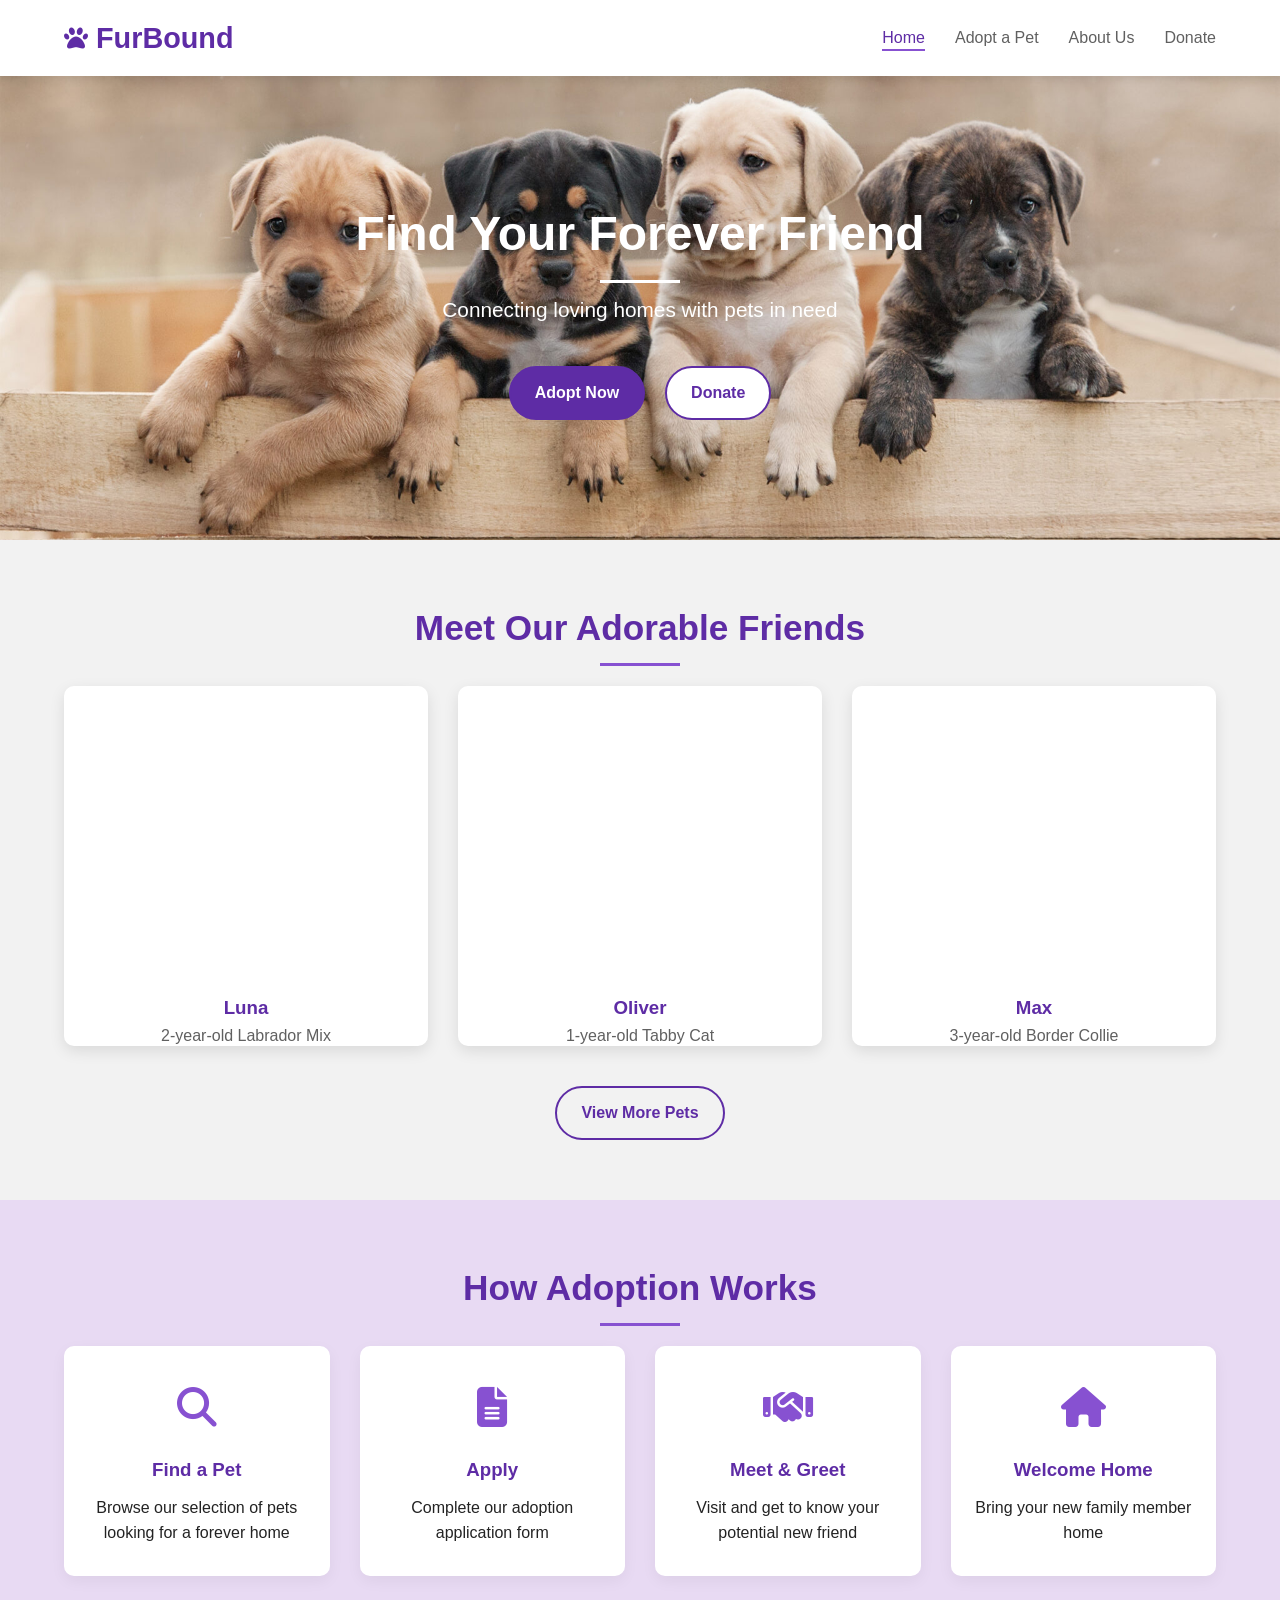
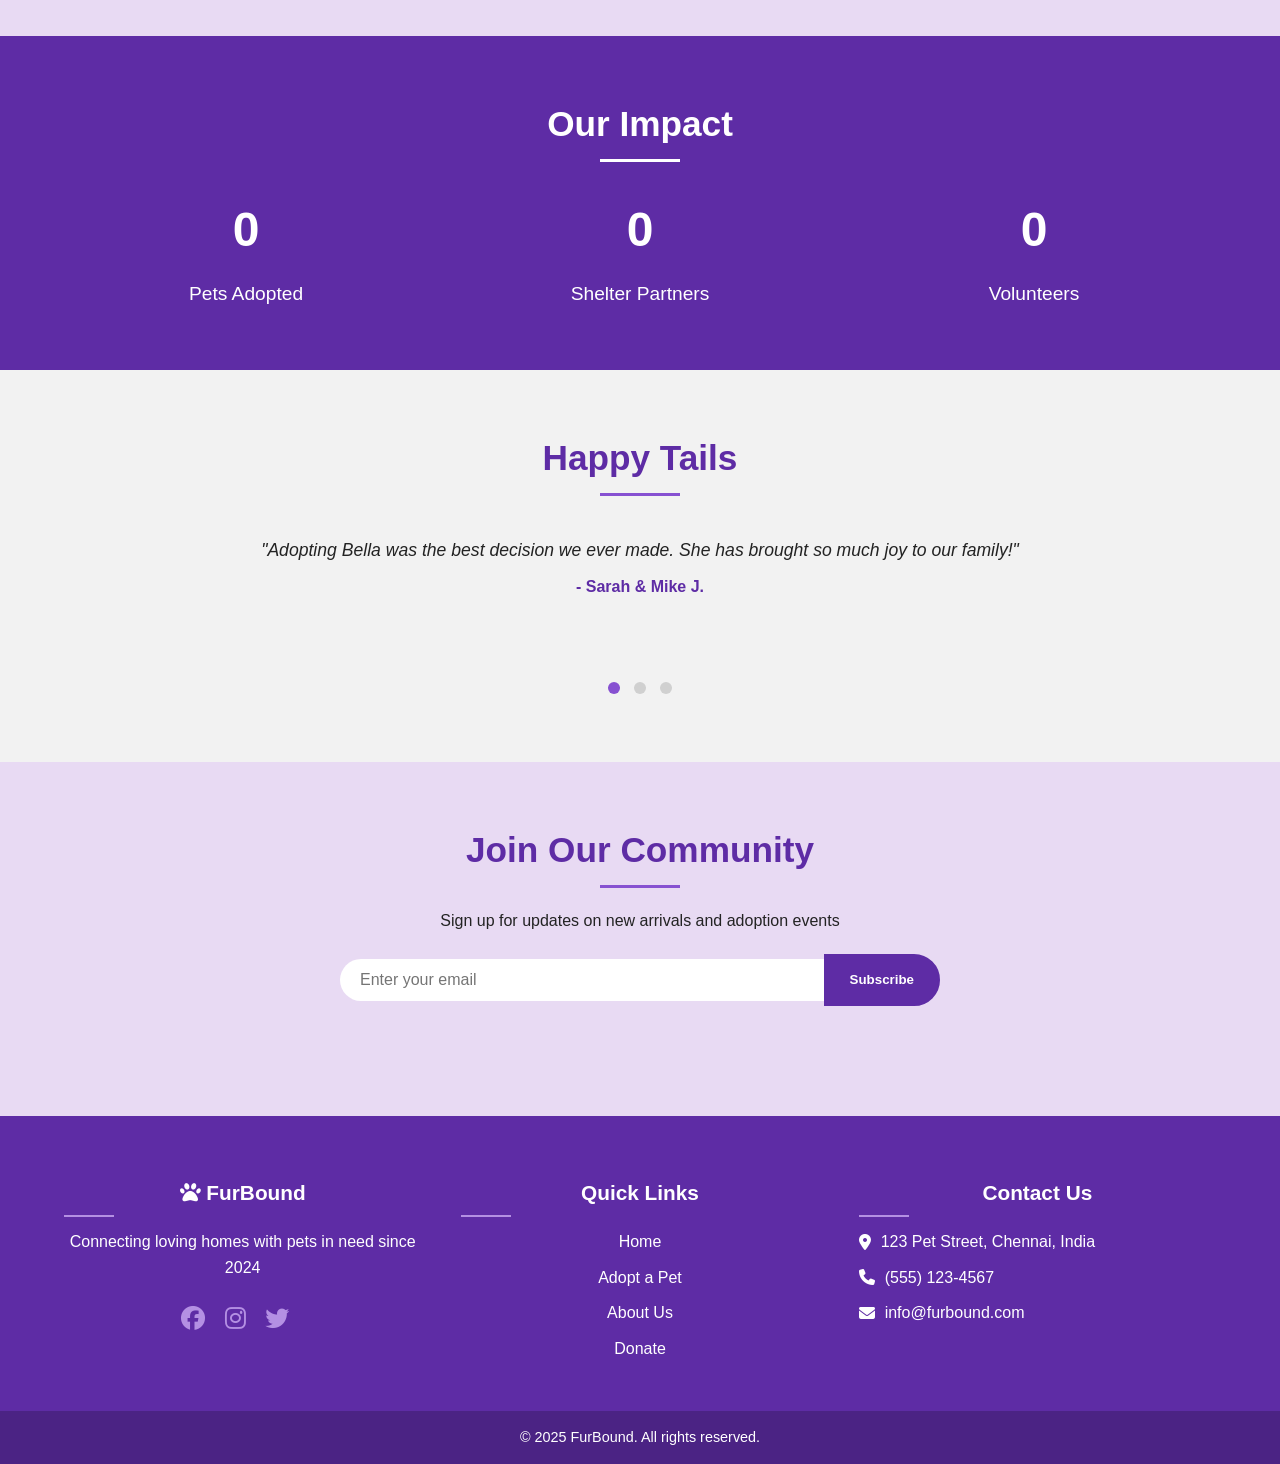
<file: index.html>
<!DOCTYPE html>
<html lang="en">
<head>
    <meta charset="UTF-8">
    <meta name="viewport" content="width=device-width, initial-scale=1.0">
    <title>FurBound - Find Your Perfect Pet</title>
    <link rel="stylesheet" href="styles.css">
    <link rel="stylesheet" href="https://cdnjs.cloudflare.com/ajax/libs/font-awesome/6.1.1/css/all.min.css">
</head>
<body>
    <header>
        <nav>
            <div class="logo">
                <h1><i class="fas fa-paw"></i> FurBound</h1>
            </div>
            <div class="nav-toggle" id="navToggle">
                <i class="fas fa-bars"></i>
            </div>
            <ul class="nav-links" id="navLinks">
                <li><a href="index.html" class="active">Home</a></li>
                <li><a href="adopt.html">Adopt a Pet</a></li>
                <li><a href="aboutus.html">About Us</a></li>
                <li><a href="donate.html">Donate</a></li>
            </ul>
        </nav>
    </header>

    <section class="hero">
        <div class="hero-content">
            <h2>Find Your Forever Friend</h2>
            <p>Connecting loving homes with pets in need</p>
            <div class="hero-buttons">
                <a href="adopt.html" class="btn btn-primary">Adopt Now</a>
                <a href="donate.html" class="btn btn-secondary">Donate</a>
            </div>
        </div>
    </section>

    <section class="featured-pets">
        <h2>Meet Our Adorable Friends</h2>
        <div class="pet-cards">
            <div class="pet-card">
                <div class="pet-image" style="background-image: url(https://i.pinimg.com/736x/91/c5/fa/91c5fa358f2d8c72fe03b70f6f664889.jpg)"></div>
                <div class="pet-info">
                    <h3>Luna</h3>
                    <p>2-year-old Labrador Mix</p>
                    <p>Playful and loves kids</p>
                    <a href="#" class="btn btn-small">Meet Luna</a>
                </div>
            </div>
            <div class="pet-card">
                <div class="pet-image" style="background-image: url(https://i.pinimg.com/736x/76/22/44/762244ada8b8527c4790184ebd52ba87.jpg)"></div>
                <div class="pet-info">
                    <h3>Oliver</h3>
                    <p>1-year-old Tabby Cat</p>
                    <p>Affectionate and curious</p>
                    <a href="#" class="btn btn-small">Meet Oliver</a>
                </div>
            </div>
            <div class="pet-card">
                <div class="pet-image" style="background-image: url(https://i.pinimg.com/736x/c7/f7/2f/c7f72fd13eb251b690bb3643a732abd6.jpg)"></div>
                <div class="pet-info">
                    <h3>Max</h3>
                    <p>3-year-old Border Collie</p>
                    <p>Smart and energetic</p>
                    <a href="#" class="btn btn-small">Meet Max</a>
                </div>
            </div>
        </div>
        <div class="view-more">
            <a href="adopt.html" class="btn btn-outline">View More Pets</a>
        </div>
    </section>

    <section class="how-it-works">
        <h2>How Adoption Works</h2>
        <div class="steps">
            <div class="step">
                <div class="step-icon">
                    <i class="fas fa-search"></i>
                </div>
                <h3>Find a Pet</h3>
                <p>Browse our selection of pets looking for a forever home</p>
            </div>
            <div class="step">
                <div class="step-icon">
                    <i class="fas fa-file-alt"></i>
                </div>
                <h3>Apply</h3>
                <p>Complete our adoption application form</p>
            </div>
            <div class="step">
                <div class="step-icon">
                    <i class="fas fa-handshake"></i>
                </div>
                <h3>Meet & Greet</h3>
                <p>Visit and get to know your potential new friend</p>
            </div>
            <div class="step">
                <div class="step-icon">
                    <i class="fas fa-home"></i>
                </div>
                <h3>Welcome Home</h3>
                <p>Bring your new family member home</p>
            </div>
        </div>
    </section>

    <section class="impact">
        <div class="impact-content">
            <h2>Our Impact</h2>
            <div class="stats">
                <div class="stat">
                    <h3 id="adoptionCount">0</h3>
                    <p>Pets Adopted</p>
                </div>
                <div class="stat">
                    <h3 id="shelterCount">0</h3>
                    <p>Shelter Partners</p>
                </div>
                <div class="stat">
                    <h3 id="volunteerCount">0</h3>
                    <p>Volunteers</p>
                </div>
            </div>
        </div>
    </section>

    <section class="testimonials">
        <h2>Happy Tails</h2>
        <div class="testimonial-slider" id="testimonialSlider">
            <div class="testimonial active">
                <p>"Adopting Bella was the best decision we ever made. She has brought so much joy to our family!"</p>
                <h4>- Sarah & Mike J.</h4>
            </div>
            <div class="testimonial">
                <p>"We were hesitant at first, but Charlie has become an essential part of our household. Thank you, FurBound!"</p>
                <h4>- Jessica T.</h4>
            </div>
            <div class="testimonial">
                <p>"The adoption process was smooth and the team was incredibly helpful. We couldn't be happier with our new cat."</p>
                <h4>- David & Emma R.</h4>
            </div>
        </div>
        <div class="slider-dots">
            <span class="dot active" onclick="currentTestimonial(0)"></span>
            <span class="dot" onclick="currentTestimonial(1)"></span>
            <span class="dot" onclick="currentTestimonial(2)"></span>
        </div>
    </section>

    <section class="newsletter">
        <div class="newsletter-content">
            <h2>Join Our Community</h2>
            <p>Sign up for updates on new arrivals and adoption events</p>
            <form id="newsletterForm">
                <input type="email" id="emailInput" placeholder="Enter your email" required>
                <button type="submit" class="btn btn-primary">Subscribe</button>
            </form>
            <p id="formMessage" class="form-message"></p>
        </div>
    </section>

    <footer>
        <div class="footer-content">
            <div class="footer-section about">
                <h3><i class="fas fa-paw"></i> FurBound</h3>
                <p>Connecting loving homes with pets in need since 2024</p>
                <div class="social-links">
                    <a href="#"><i class="fab fa-facebook"></i></a>
                    <a href="#"><i class="fab fa-instagram"></i></a>
                    <a href="#"><i class="fab fa-twitter"></i></a>
                </div>
            </div>
            <div class="footer-section links">
                <h3>Quick Links</h3>
                <ul>
                    <li><a href="index.html">Home</a></li>
                    <li><a href="adopt.html">Adopt a Pet</a></li>
                    <li><a href="aboutus.html">About Us</a></li>
                    <li><a href="donate.html">Donate</a></li>
                </ul>
            </div>
            <div class="footer-section contact">
                <h3>Contact Us</h3>
                <p><i class="fas fa-map-marker-alt"></i> 123 Pet Street, Chennai, India</p>
                <p><i class="fas fa-phone"></i> (555) 123-4567</p>
                <p><i class="fas fa-envelope"></i> info@furbound.com</p>
            </div>
        </div>
        <div class="footer-bottom">
            <p>&copy; 2025 FurBound. All rights reserved.</p>
        </div>
    </footer>

    <script src="script.js"></script>
</body>
</html>
</file>
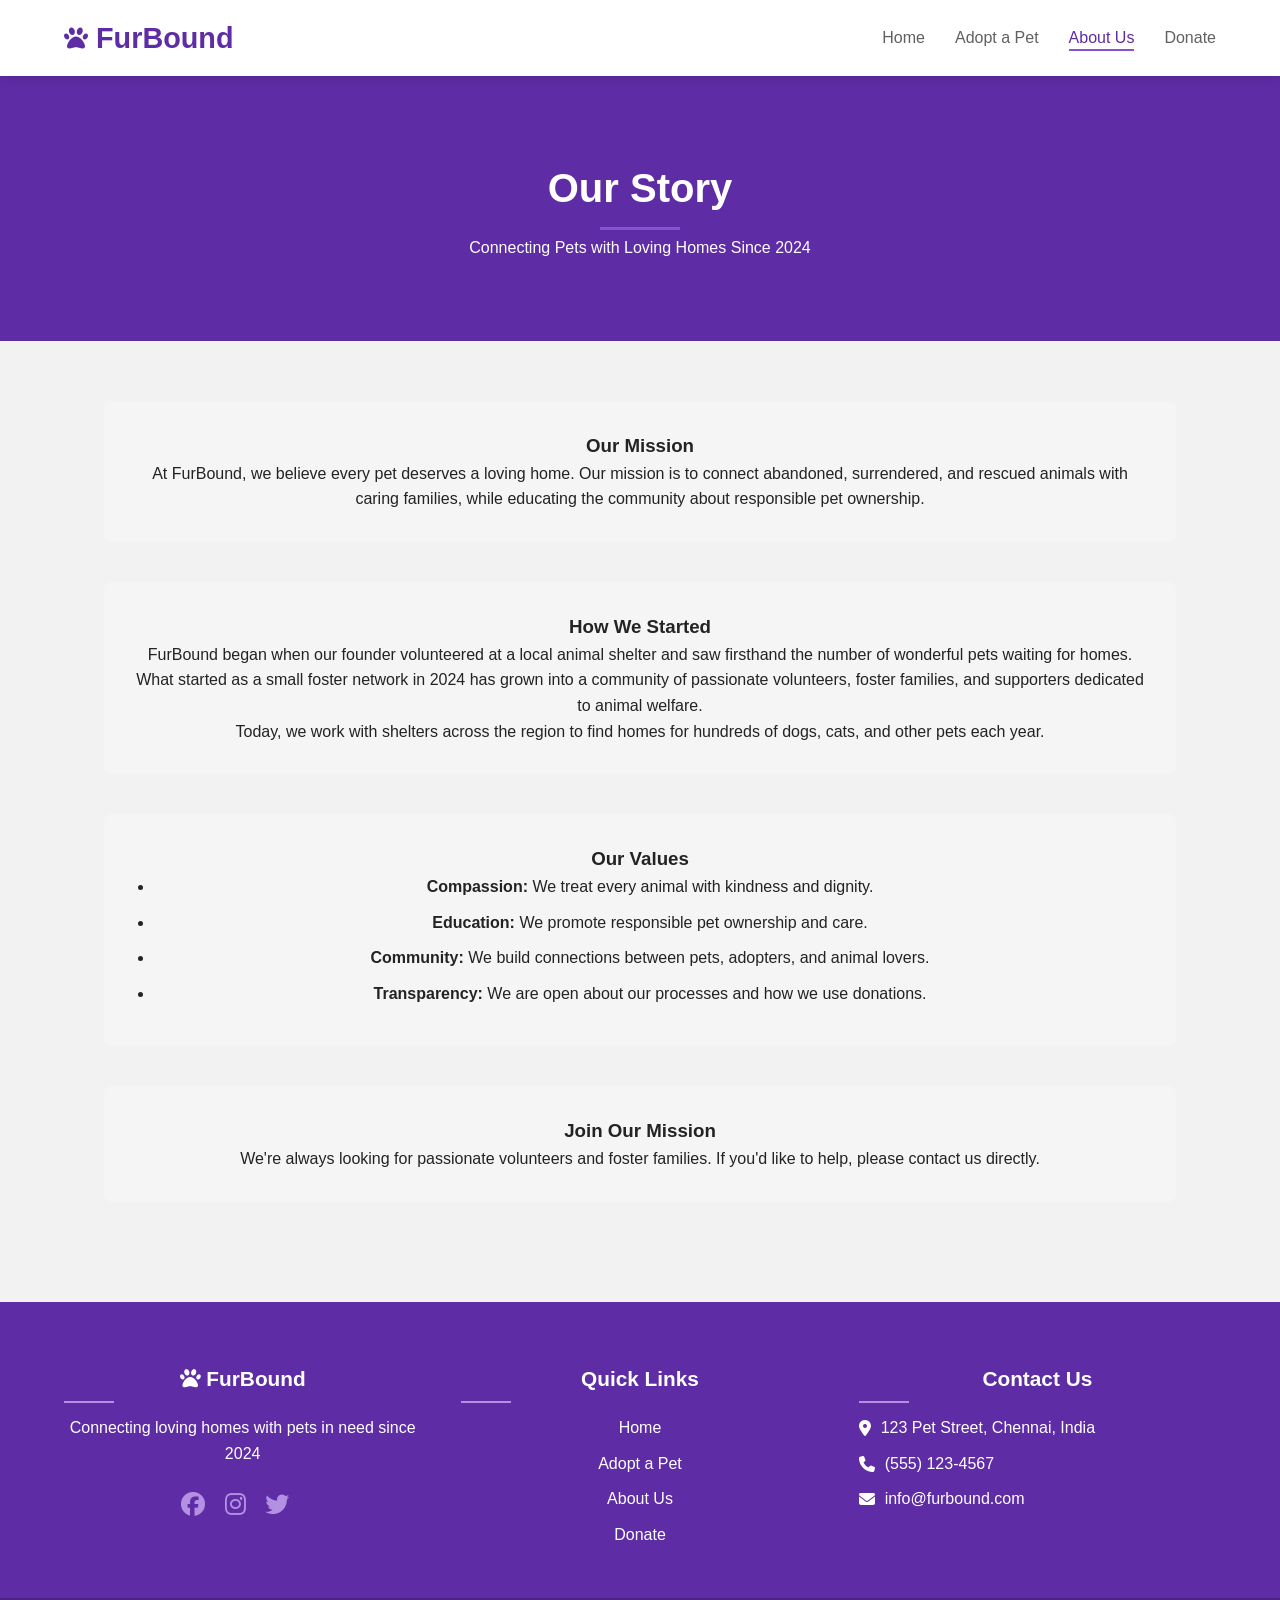
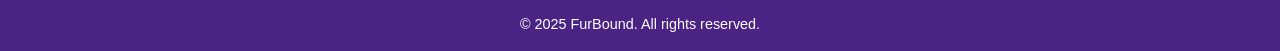
<file: aboutus.html>
<!DOCTYPE html>
<html lang="en">
<head>
    <meta charset="UTF-8">
    <meta name="viewport" content="width=device-width, initial-scale=1.0">
    <title>Adopt a Pet - FurBound</title>
    <link rel="stylesheet" href="styles.css">
    <link rel="stylesheet" href="https://cdnjs.cloudflare.com/ajax/libs/font-awesome/6.1.1/css/all.min.css">
</head>
<body>
    <header>
        <nav>
            <div class="logo">
                <h1><i class="fas fa-paw"></i> FurBound</h1>
            </div>
            <div class="nav-toggle" id="navToggle">
                <i class="fas fa-bars"></i>
            </div>
            <ul class="nav-links" id="navLinks">
                <li><a href="index.html">Home</a></li>
                <li><a href="adopt.html" >Adopt a Pet</a></li>
                <li><a href="aboutus.html" class="active">About Us</a></li>
                <li><a href="donate.html">Donate</a></li>
            </ul>
        </nav>
    </header>

    <main>
        <section class="about-hero">
            <div class="about-hero-content">
                <h2>Our Story</h2>
                <p>Connecting Pets with Loving Homes Since 2024</p>
            </div>
        </section>

        <section class="about-content">
            <div class="mission">
                <h3>Our Mission</h3>
                <p>At FurBound, we believe every pet deserves a loving home. Our mission is to connect abandoned, surrendered, and rescued animals with caring families, while educating the community about responsible pet ownership.</p>
            </div>

            <div class="story">
                <h3>How We Started</h3>
                <p>FurBound began when our founder volunteered at a local animal shelter and saw firsthand the number of wonderful pets waiting for homes. What started as a small foster network in 2024 has grown into a community of passionate volunteers, foster families, and supporters dedicated to animal welfare.</p>
                <p>Today, we work with shelters across the region to find homes for hundreds of dogs, cats, and other pets each year.</p>
            </div>

            <div class="values">
                <h3>Our Values</h3>
                <ul>
                    <li><strong>Compassion:</strong> We treat every animal with kindness and dignity.</li>
                    <li><strong>Education:</strong> We promote responsible pet ownership and care.</li>
                    <li><strong>Community:</strong> We build connections between pets, adopters, and animal lovers.</li>
                    <li><strong>Transparency:</strong> We are open about our processes and how we use donations.</li>
                </ul>
            </div>
            <div class="volunteer">
                <h3>Join Our Mission</h3>
                <p>We're always looking for passionate volunteers and foster families. If you'd like to help, please contact us directly.</p>
            </div>
        </section>
    </main>

    <footer>
        <div class="footer-content">
            <div class="footer-section about">
                <h3><i class="fas fa-paw"></i> FurBound</h3>
                <p>Connecting loving homes with pets in need since 2024</p>
                <div class="social-links">
                    <a href="#"><i class="fab fa-facebook"></i></a>
                    <a href="#"><i class="fab fa-instagram"></i></a>
                    <a href="#"><i class="fab fa-twitter"></i></a>
                </div>
            </div>
            <div class="footer-section links">
                <h3>Quick Links</h3>
                <ul>
                    <li><a href="index.html">Home</a></li>
                    <li><a href="adopt.html">Adopt a Pet</a></li>
                    <li><a href="aboutus.html">About Us</a></li>
                    <li><a href="donate.html">Donate</a></li>
                </ul>
            </div>
            <div class="footer-section contact">
                <h3>Contact Us</h3>
                <p><i class="fas fa-map-marker-alt"></i> 123 Pet Street, Chennai, India</p>
                <p><i class="fas fa-phone"></i> (555) 123-4567</p>
                <p><i class="fas fa-envelope"></i> info@furbound.com</p>
            </div>
        </div>
        <div class="footer-bottom">
            <p>&copy; 2025 FurBound. All rights reserved.</p>
        </div>
    </footer>

    <script src="script.js"></script>
</body>
</html>
</file>
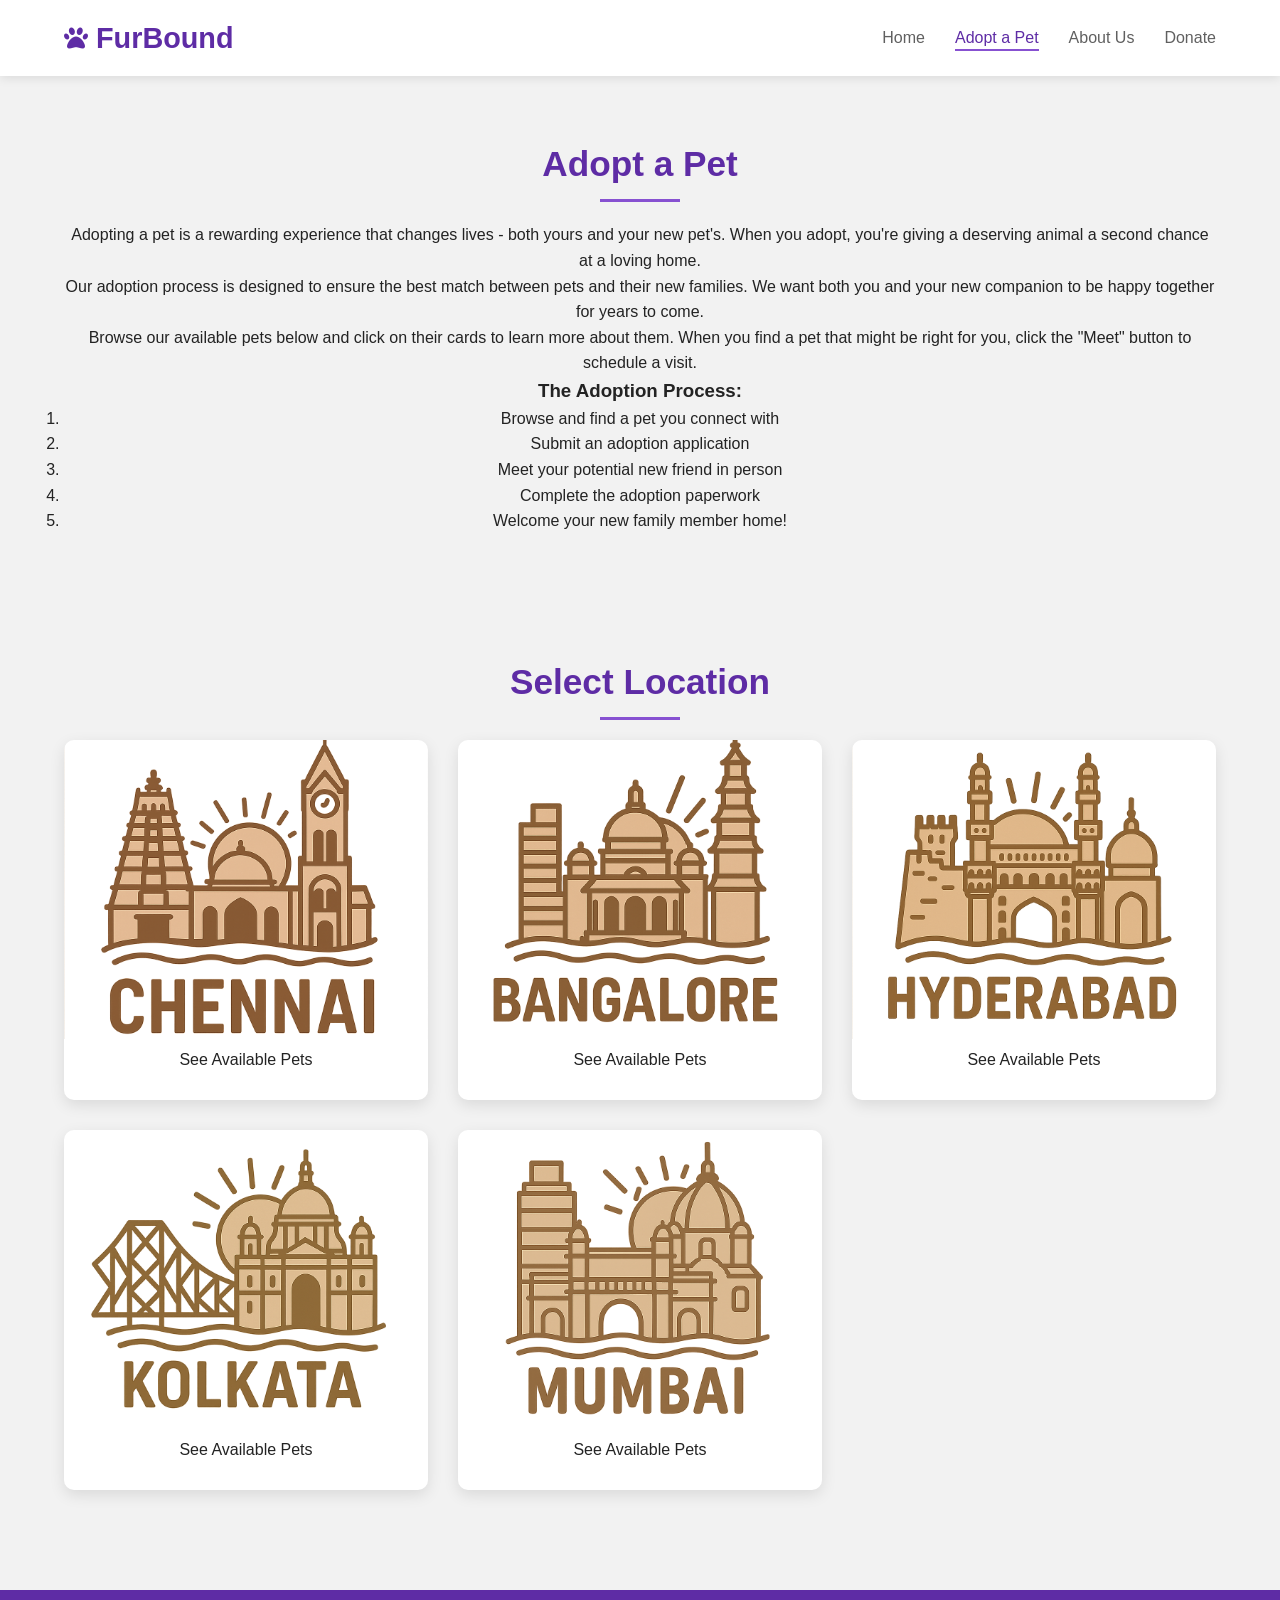
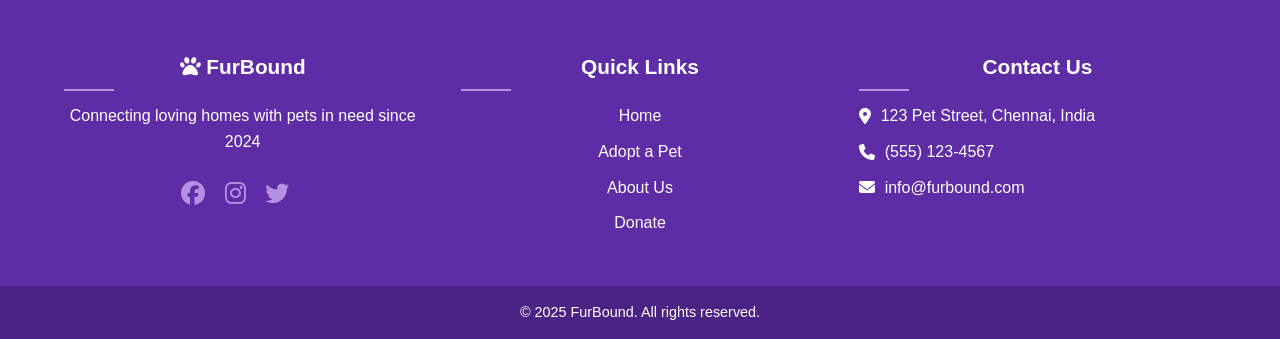
<file: adopt.html>
<!DOCTYPE html>
<html lang="en">
<head>
    <meta charset="UTF-8">
    <meta name="viewport" content="width=device-width, initial-scale=1.0">
    <title>Adopt a Pet - FurBound</title>
    <link rel="stylesheet" href="styles.css">
    <link rel="stylesheet" href="https://cdnjs.cloudflare.com/ajax/libs/font-awesome/6.1.1/css/all.min.css">
</head>
<body>
    <header>
        <nav>
            <div class="logo">
                <h1><i class="fas fa-paw"></i> FurBound</h1>
            </div>
            <div class="nav-toggle" id="navToggle">
                <i class="fas fa-bars"></i>
            </div>
            <ul class="nav-links" id="navLinks">
                <li><a href="index.html">Home</a></li>
                <li><a href="adopt.html" class="active">Adopt a Pet</a></li>
                <li><a href="aboutus.html">About Us</a></li>
                <li><a href="donate.html">Donate</a></li>
            </ul>
        </nav>
    </header>
   
    <section class="adoption-intro">
        <div class="intro-container">
            <div class="intro-text">
                <h2>Adopt a Pet</h2>
                <p>Adopting a pet is a rewarding experience that changes lives - both yours and your new pet's. When you adopt, you're giving a deserving animal a second chance at a loving home.</p>
                <p>Our adoption process is designed to ensure the best match between pets and their new families. We want both you and your new companion to be happy together for years to come.</p>
                <p>Browse our available pets below and click on their cards to learn more about them. When you find a pet that might be right for you, click the "Meet" button to schedule a visit.</p>
                <div class="adoption-steps">
                    <h3>The Adoption Process:</h3>
                    <ol>
                        <li>Browse and find a pet you connect with</li>
                        <li>Submit an adoption application</li>
                        <li>Meet your potential new friend in person</li>
                        <li>Complete the adoption paperwork</li>
                        <li>Welcome your new family member home!</li>
                    </ol>
                </div>
            </div>
        </div>
    </section>

    <section class="featured-pets">
        <h2>Select Location</h2>

        <div class="pet-cards">
            <a href="adopt1.html">
                <div class="pet-card">
                    <div class="pet-image" style="background-image: url(chennaiimg.png)"></div>
                    <div class="pet-info">
                        <span>See Available Pets</span>
                    </div>
                </div>
            </a>
            <a href="adopt2.html">
                <div class="pet-card">
                    <div class="pet-image" style="background-image: url(bangaloreimg.png)"></div>
                    <div class="pet-info">
                        <span>See Available Pets</span>
                    </div>
                </div>
            </a>
            <a href="adopt3.html">
                <div class="pet-card">
                    <div class="pet-image" style="background-image: url(hydimg.png)"></div>
                    <div class="pet-info">
                        <span>See Available Pets</span>
                    </div>
                </div>
            </a>
            <a href="adopt4.html">
                <div class="pet-card">
                    <div class="pet-image" style="background-image: url(kolkataimg.png)"></div>
                    <div class="pet-info">
                        <span>See Available Pets</span>
                    </div>
                </div>
            </a>
            <a href="adopt5.html">
                <div class="pet-card">
                    <div class="pet-image" style="background-image: url(mumbaiimg.png)"></div>
                    <div class="pet-info">
                        <span>See Available Pets</span>
                    </div>
                </div>
            </a>
            
            
        </div>
    </section>
        

    

<footer>
    <div class="footer-content">
        <div class="footer-section about">
            <h3><i class="fas fa-paw"></i> FurBound</h3>
            <p>Connecting loving homes with pets in need since 2024</p>
            <div class="social-links">
                <a href="#"><i class="fab fa-facebook"></i></a>
                <a href="#"><i class="fab fa-instagram"></i></a>
                <a href="#"><i class="fab fa-twitter"></i></a>
            </div>
        </div>
        <div class="footer-section links">
            <h3>Quick Links</h3>
            <ul>
                <li><a href="index.html">Home</a></li>
                <li><a href="adopt.html">Adopt a Pet</a></li>
                <li><a href="aboutus.html">About Us</a></li>
                <li><a href="donate.html">Donate</a></li>
            </ul>
        </div>
        <div class="footer-section contact">
            <h3>Contact Us</h3>
            <p><i class="fas fa-map-marker-alt"></i> 123 Pet Street, Chennai, India</p>
            <p><i class="fas fa-phone"></i> (555) 123-4567</p>
            <p><i class="fas fa-envelope"></i> info@furbound.com</p>
        </div>
    </div>
    <div class="footer-bottom">
        <p>&copy; 2025 FurBound. All rights reserved.</p>
    </div>
</footer>

<script src="script.js"></script>
</body>
</html>
</file>
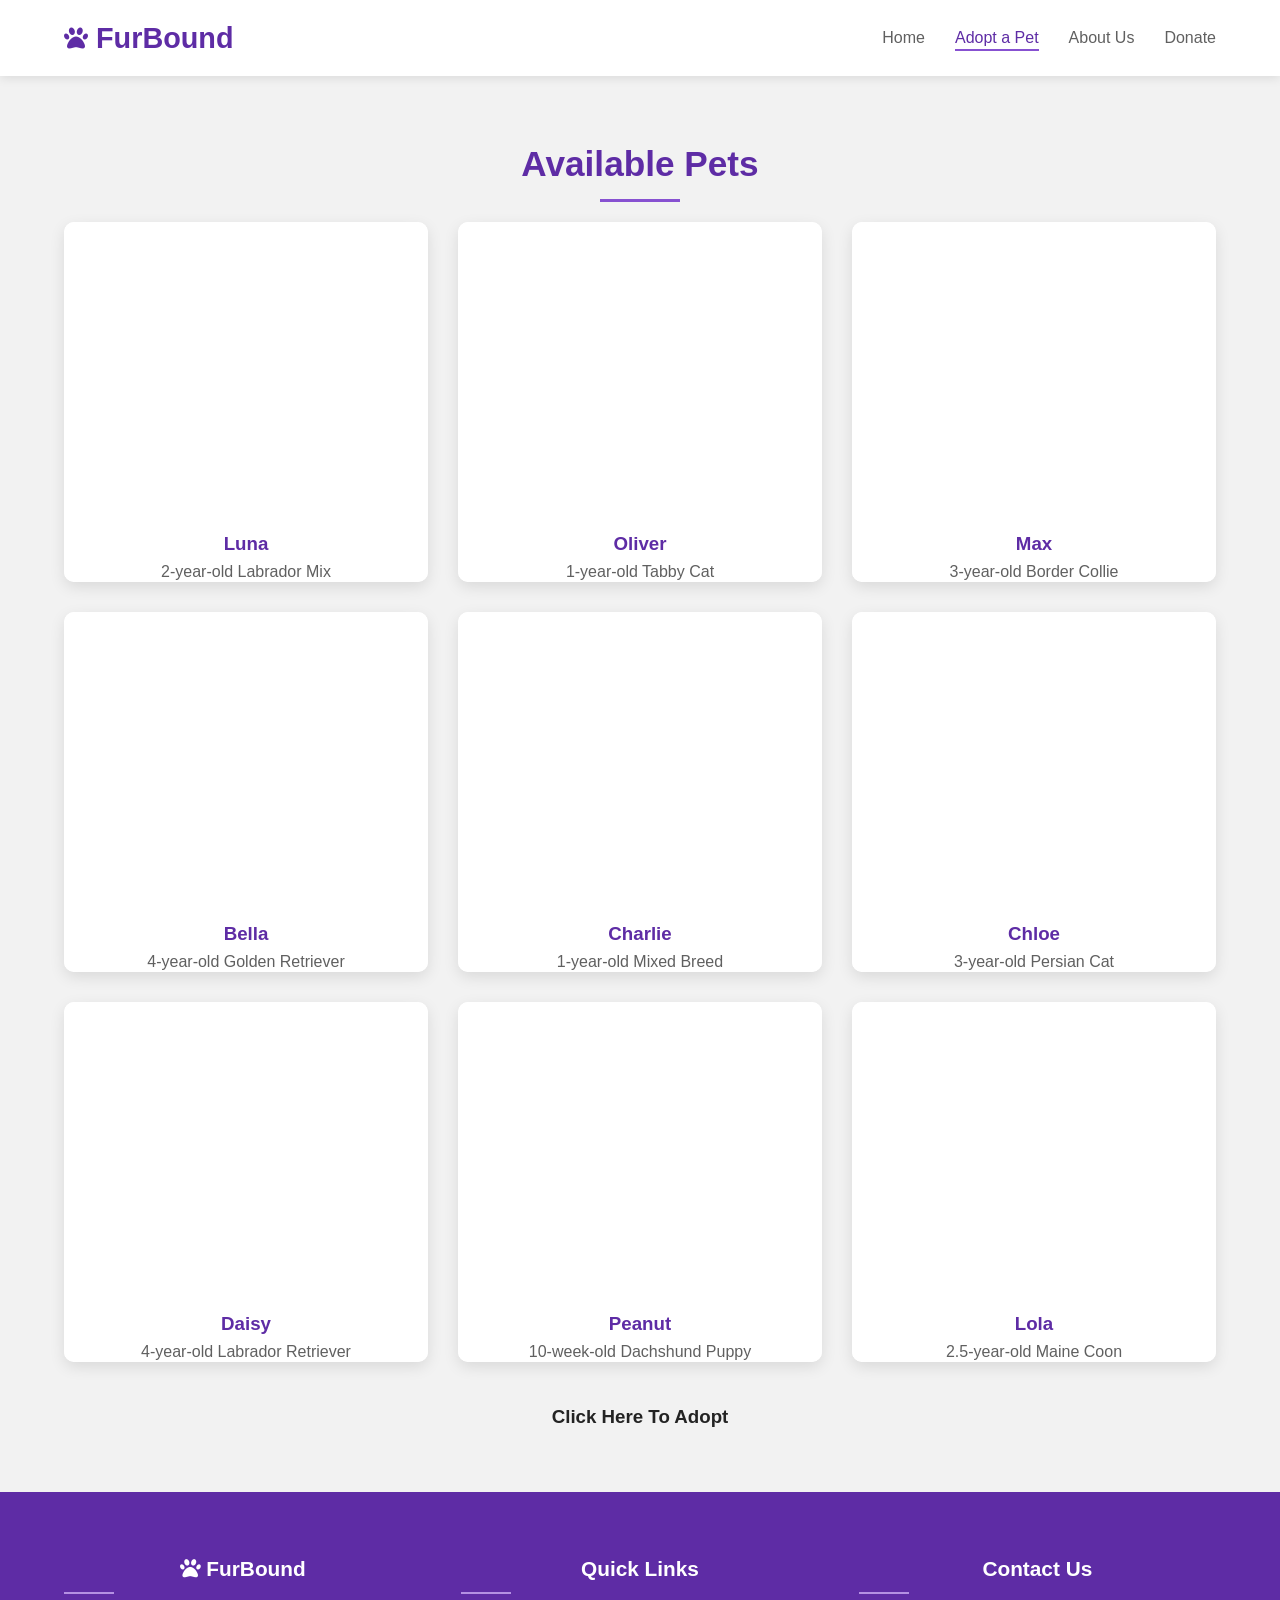
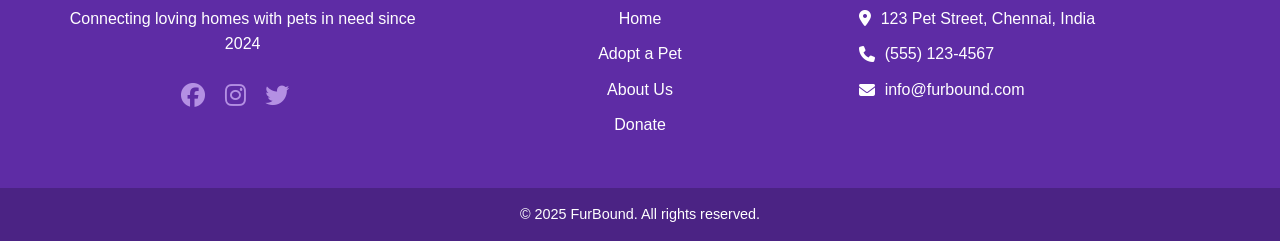
<file: adopt1.html>
<!DOCTYPE html>
<html lang="en">
<head>
    <meta charset="UTF-8">
    <meta name="viewport" content="width=device-width, initial-scale=1.0">
    <title>Adopt a Pet - FurBound</title>
    <link rel="stylesheet" href="styles.css">
    <link rel="stylesheet" href="https://cdnjs.cloudflare.com/ajax/libs/font-awesome/6.1.1/css/all.min.css">
</head>
<body>
    <header>
        <nav>
            <div class="logo">
                <h1><i class="fas fa-paw"></i> FurBound</h1>
            </div>
            <div class="nav-toggle" id="navToggle">
                <i class="fas fa-bars"></i>
            </div>
            <ul class="nav-links" id="navLinks">
                <li><a href="index.html">Home</a></li>
                <li><a href="adopt.html" class="active">Adopt a Pet</a></li>
                <li><a href="aboutus.html">About Us</a></li>
                <li><a href="donate.html">Donate</a></li>        
            </ul>
        </nav>
    </header>

    <section class="featured-pets">
        <h2>Available Pets</h2>
        <div class="pet-cards">
            <div class="pet-card">
                <div class="card-inner">
                <div class="card-front">
                <div class="pet-image" style="background-image: url(https://i.pinimg.com/474x/25/d5/20/25d520a1f6175cc9a6b2286ed44885bf.jpg )"></div>
                <div class="pet-info">
                    <h3>Luna</h3>
                    <p>2-year-old Labrador Mix</p>
                </div></div>
                <div class="card-back">
                    <h2>Luna</h2>
                    <p>2-year-old Labrador Mix</p>
                    <p>Playful and loves kids</p>
                    <p>Luna enjoys long walks and playing fetch in the park. She's great with children and other pets.</p>
                </div>
                </div>
            </div>
            <div class="pet-card">
                <div class="card-inner">
                <div class="card-front">
                <div class="pet-image" style="background-image: url(https://i.pinimg.com/736x/76/22/44/762244ada8b8527c4790184ebd52ba87.jpg)"></div>
                <div class="pet-info">
                    <h3>Oliver</h3>
                    <p>1-year-old Tabby Cat</p>
                </div></div>
                <div class="card-back">
                    <h2>Oliver</h2>
                    <p>1-year-old Tabby Cat</p>
                    <p>Affectionate and curious</p>
                    <p>Oliver is a gentle cat who loves to cuddle. He's litterbox trained and enjoys interactive toys.</p>
                </div></div>
            </div>
            <div class="pet-card">
                <div class="card-inner">
                <div class="card-front">
                <div class="pet-image" style="background-image: url(https://i.pinimg.com/736x/c7/f7/2f/c7f72fd13eb251b690bb3643a732abd6.jpg)"></div>
                <div class="pet-info">
                    <h3>Max</h3>
                    <p>3-year-old Border Collie</p>
                </div></div>
                <div class="card-back">
                    <h3>Max</h3>
                    <p>3-year-old Border Collie</p>
                    <p>Smart and energetic</p>
                    <p>Max is highly intelligent and learns commands quickly. He needs an active family who can give him plenty of exercise.</p>
                </div></div>
            </div>
            <div class="pet-card">
                <div class="card-inner">
                <div class="card-front">
                <div class="pet-image" style="background-image: url(https://i.pinimg.com/736x/16/8d/1c/168d1c3de6e5c5087242a261e0b37891.jpg)"></div>
                <div class="pet-info">
                    <h3>Bella</h3>
                    <p>4-year-old Golden Retriever</p>
                    </div></div>
                <div class="card-back">
                    <h3>Bella</h3>
                    <p>4-year-old Golden Retriever</p>
                    <p>Gentle and well-trained</p>
                    <p>Bella is a sweet, calm dog who loves to please. She's great with children and other animals.</p>
                </div></div>
            </div>
            <div class="pet-card">
                <div class="card-inner">
                <div class="card-front">
                <div class="pet-image" style="background-image: url(https://i.pinimg.com/736x/5d/65/e4/5d65e4f9960eb9f25a2e479f9acb96c7.jpg)"></div>
                <div class="pet-info">
                    <h3>Charlie</h3>
                    <p>1-year-old Mixed Breed</p>
                </div></div>
                <div class="card-back">
                    <h3>Charlie</h3>
                    <p>1-year-old Mixed Breed</p>
                    <p>Playful and energetic</p>
                    <p>Charlie is young and full of energy. He would thrive in an active household with a fenced yard.</p>
                </div>
                </div>
            </div><div class="pet-card">
                <div class="card-inner">
                <div class="card-front">
                <div class="pet-image" style="background-image: url(https://i.pinimg.com/474x/c1/2b/6e/c12b6e1b88a3f3ad3c65911252ea5180.jpg)"></div>
                <div class="pet-info">
                    <h3>Chloe</h3>
                    <p>3-year-old Persian Cat</p>
                </div></div>
                <div class="card-back">
                    <h3>Chloe</h3>
                    <p>3-year-old Persian Cat</p>
                    <p>Calm and affectionate</p>
                    <p>Chloe is a beautiful Persian who enjoys a quiet environment. She loves to be brushed and pampered.</p>
                </div>
                </div>
            </div>
            <div class="pet-card">
                <div class="card-inner">
                <div class="card-front">
                <div class="pet-image" style="background-image: url(https://i.pinimg.com/474x/6b/ca/9e/6bca9ec236c0949939fb04554b6ff632.jpg)"></div>
                <div class="pet-info">
                    <h3>Daisy</h3>
                    <p>4-year-old Labrador Retriever</p>
                </div></div>
                <div class="card-back">
                    <h3>Daisy</h3>
                    <p>4-year-old Labrador Retriever</p>
                    <p>Gentle and obedient</p>
                    <p>Cooper is a calm and loving girl who just wants to be around her people. She knows basic commands and loves swimming!</p>
                </div>
                </div>
            </div>
            <div class="pet-card">
                <div class="card-inner">
                <div class="card-front">
                <div class="pet-image" style="background-image: url(https://i.pinimg.com/474x/84/a2/fc/84a2fc10a1d9816ebf8cc84453206d70.jpg)"></div>
                <div class="pet-info">
                    <h3>Peanut</h3>
                    <p>10-week-old Dachshund Puppy</p>
                </div></div>
                <div class="card-back">
                    <h3>Peanut</h3>
                    <p>10-week-old Dachshund Puppy</p>
                    <p>Tiny and spunky</p>
                    <p>Peanut is a playful little pup with a big personality. Loves to burrow under blankets and play with squeaky toys.</p>
                </div>
                </div>
            </div>
            <div class="pet-card">
                <div class="card-inner">
                <div class="card-front">
                <div class="pet-image" style="background-image: url(https://i.pinimg.com/474x/eb/71/90/eb719037aefc7409995de295171b0de5.jpg)"></div>
                <div class="pet-info">
                    <h3>Lola</h3>
                    <p>2.5-year-old Maine Coon</p>
                </div></div>
                <div class="card-back">
                    <h3>Lola</h3>
                    <p>2.5-year-old Maine Coon</p>
                    <p>Fluffy and chill</p>
                    <p>Lola is a laid-back cat with a royal presence. She enjoys high perches, long naps, and head scratches on demand.</p>
                </div>
                </div>
            </div>
        </div>
        <a href="adoptform.html"><h3>Click Here To Adopt</h3></a> 
    </section>
        

    


    <footer>
        <div class="footer-content">
            <div class="footer-section about">
                <h3><i class="fas fa-paw"></i> FurBound</h3>
                <p>Connecting loving homes with pets in need since 2024</p>
                <div class="social-links">
                    <a href="#"><i class="fab fa-facebook"></i></a>
                    <a href="#"><i class="fab fa-instagram"></i></a>
                    <a href="#"><i class="fab fa-twitter"></i></a>
                </div>
            </div>
            <div class="footer-section links">
                <h3>Quick Links</h3>
                <ul>
                    <li><a href="index.html">Home</a></li>
                    <li><a href="adopt.html">Adopt a Pet</a></li>
                    <li><a href="aboutus.html">About Us</a></li>
                    <li><a href="donate.html">Donate</a></li>
                </ul>
            </div>
            <div class="footer-section contact">
                <h3>Contact Us</h3>
                <p><i class="fas fa-map-marker-alt"></i> 123 Pet Street, Chennai, India</p>
                <p><i class="fas fa-phone"></i> (555) 123-4567</p>
                <p><i class="fas fa-envelope"></i> info@furbound.com</p>
            </div>
        </div>
        <div class="footer-bottom">
            <p>&copy; 2025 FurBound. All rights reserved.</p>
        </div>
    </footer>

    <script src="script.js"></script>
</body>
</html>
</file>
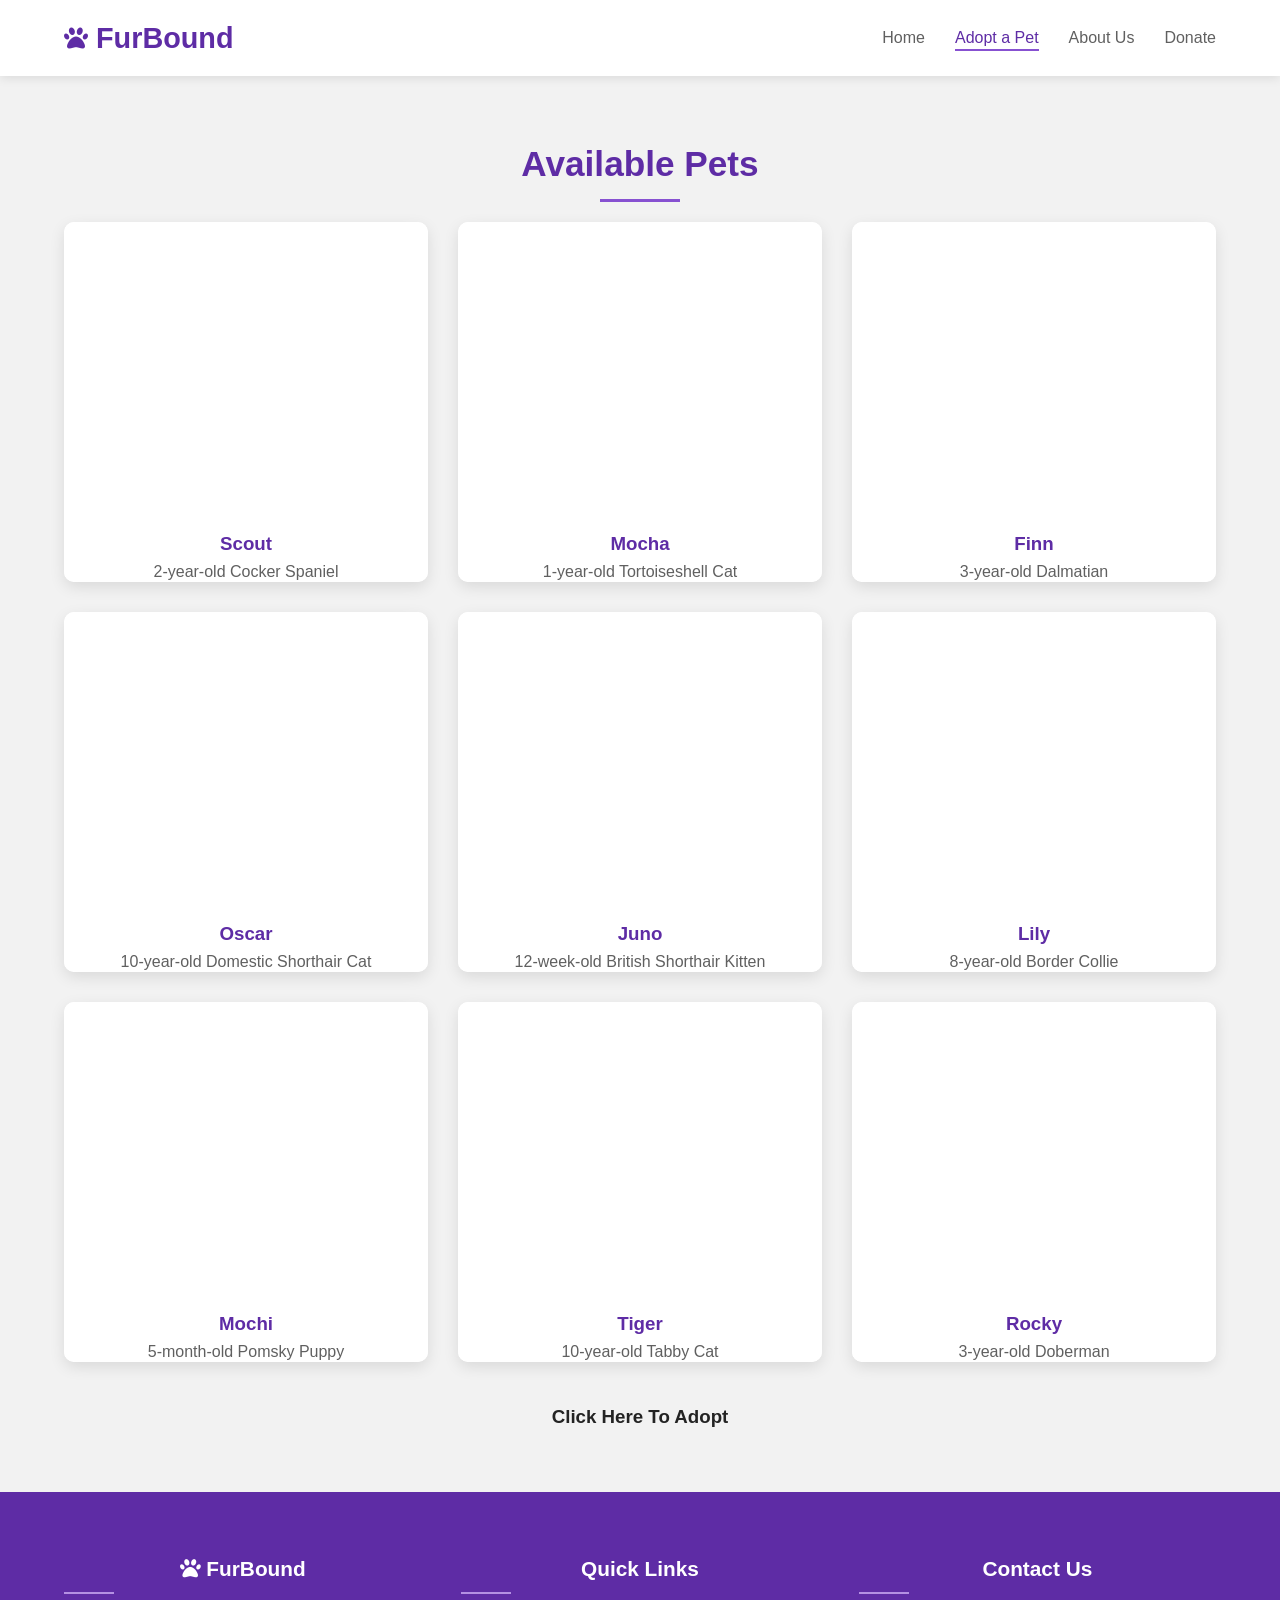
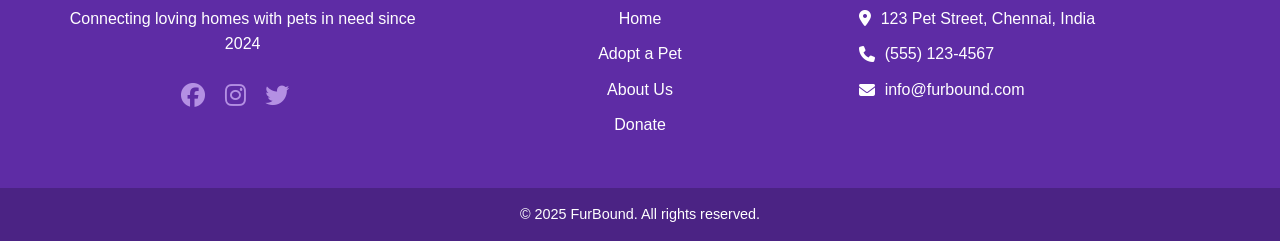
<file: adopt2.html>
<!DOCTYPE html>
<html lang="en">
<head>
    <meta charset="UTF-8">
    <meta name="viewport" content="width=device-width, initial-scale=1.0">
    <title>Adopt a Pet - FurBound</title>
    <link rel="stylesheet" href="styles.css">
    <link rel="stylesheet" href="https://cdnjs.cloudflare.com/ajax/libs/font-awesome/6.1.1/css/all.min.css">
</head>
<body>
    <header>
        <nav>
            <div class="logo">
                <h1><i class="fas fa-paw"></i> FurBound</h1>
            </div>
            <div class="nav-toggle" id="navToggle">
                <i class="fas fa-bars"></i>
            </div>
            <ul class="nav-links" id="navLinks">
                <li><a href="index.html">Home</a></li>
                <li><a href="adopt.html" class="active">Adopt a Pet</a></li>
                <li><a href="aboutus.html">About Us</a></li>
                <li><a href="donate.html">Donate</a></li>
            </ul>
        </nav>
    </header>

    <section class="featured-pets">
        <h2>Available Pets</h2>
        <div class="pet-cards">
            <div class="pet-card">
                <div class="card-inner">
                <div class="card-front">
                <div class="pet-image" style="background-image: url(https://i.pinimg.com/474x/3b/09/ea/3b09ea0051d4bd07cea6231981fff6ed.jpg)"></div>
                <div class="pet-info">
                    <h3>Scout</h3>
                    <p>2-year-old Cocker Spaniel</p>
                </div></div>
                <div class="card-back">
                    <h2>Scout</h2>
                    <p>2-year-old Cocker Spaniel</p>
                    <p>Friendly and loyal</p>
                    <p>Scout is always happy to see you and loves playing with squeaky toys. He’s well-behaved and walks great on a leash.</p>
                </div>
                </div>
            </div>
            <div class="pet-card">
                <div class="card-inner">
                <div class="card-front">
                <div class="pet-image" style="background-image: url(https://i.pinimg.com/474x/b8/a4/39/b8a43963c34d1f10bb511e9b8ef4f1bb.jpg)"></div>
                <div class="pet-info">
                    <h3>Mocha</h3>
                    <p>1-year-old Tortoiseshell Cat</p>
                </div></div>
                <div class="card-back">
                    <h2>Mocha</h2>
                    <p>1-year-old Tortoiseshell Cat</p>
                    <p>Sassy and sweet</p>
                    <p>Mocha has a big personality in a small body. She loves treats, cozy corners, and being the queen of the house.</p>
                </div>
                </div>
            </div>
            <div class="pet-card">
                <div class="card-inner">
                <div class="card-front">
                <div class="pet-image" style="background-image: url(https://i.pinimg.com/474x/94/01/ea/9401ea86bc4ca1a64e81e948fd1bfacf.jpg)"></div>
                <div class="pet-info">
                    <h3>Finn</h3>
                    <p>3-year-old Dalmatian</p>
                </div></div>
                <div class="card-back">
                    <h2>Finn</h2>
                    <p>3-year-old Dalmatian</p>
                    <p>Outgoing and active</p>
                    <p>Finn loves running, jumping, and everything outdoors. He’s great for sporty owners who love adventure and exercise.</p>
                </div>
                </div>
            </div>
            <div class="pet-card">
                <div class="card-inner">
                <div class="card-front">
                <div class="pet-image" style="background-image: url(https://i.pinimg.com/474x/cc/3c/40/cc3c4038fa6287496714e5299718f364.jpg)"></div>
                <div class="pet-info">
                    <h3>Oscar</h3>
                    <p>10-year-old Domestic Shorthair Cat</p>
                </div></div>
                <div class="card-back">
                    <h2>Oscar</h2>
                    <p>10-year-old Domestic Shorthair Cat</p>
                    <p>Quiet and dignified</p>
                    <p>Oscar is a chill senior who loves windowsills and warm laps. He’s independent but still enjoys gentle head scratches.</p>
                </div>
                </div>
            </div>
            <div class="pet-card">
                <div class="card-inner">
                <div class="card-front">
                <div class="pet-image" style="background-image: url(https://i.pinimg.com/474x/40/84/cc/4084cc45164824490c79462ba3db321c.jpg)"></div>
                <div class="pet-info">
                    <h3>Juno</h3>
                    <p>12-week-old British Shorthair Kitten</p>
                </div></div>
                <div class="card-back">
                    <h2>Juno</h2>
                    <p>12-week-old British Shorthair Kitten</p>
                    <p>Sweet and bouncy</p>
                    <p>Juno is curious and always exploring. She's great with gentle kids and loves chasing feather toys and climbing cat trees.</p>
                </div>
                </div>
            </div>
            <div class="pet-card">
                <div class="card-inner">
                <div class="card-front">
                <div class="pet-image" style="background-image: url(https://i.pinimg.com/474x/a7/0d/1e/a70d1ede73d84998b570e14131f94a50.jpg)"></div>
                <div class="pet-info">
                    <h3>Lily</h3>
                    <p>8-year-old Border Collie</p>
                </div></div>
                <div class="card-back">
                    <h2>Lily</h2>
                    <p>8-year-old Border Collie</p>
                    <p>Calm and loving</p>
                    <p>Lili is a senior sweetheart who enjoys naps, soft beds, and slow walks. She's low-maintenance and very affectionate.</p>
                </div>
                </div>
            </div>
            <div class="pet-card">
                <div class="card-inner">
                <div class="card-front">
                <div class="pet-image" style="background-image: url(https://i.pinimg.com/474x/60/4d/29/604d2906fc0f79fdc689ba0aec8a95cf.jpg)"></div>
                <div class="pet-info">
                    <h3>Mochi</h3>
                    <p>5-month-old Pomsky Puppy</p>
                </div></div>
                <div class="card-back">
                    <h2>Mochi</h2>
                    <p>5-month-old Pomsky Puppy</p>
                    <p>Fluffy and playful</p>
                    <p>Mochi is tiny but energetic! She loves playing with toys, zooming around the house, and learning new tricks.</p>
                </div>
                </div>
            </div>
            
            <div class="pet-card">
                <div class="card-inner">
                <div class="card-front">
                <div class="pet-image" style="background-image: url(https://i.pinimg.com/474x/e7/22/9c/e7229c4709e8826091b48b3bd1e9a248.jpg)"></div>
                <div class="pet-info">
                    <h3>Tiger</h3>
                    <p>10-year-old Tabby Cat</p>
                </div></div>
                <div class="card-back">
                    <h2>Tiger</h2>
                    <p>10-year-old Tabby Cat</p>
                    <p>Wise and mellow</p>
                    <p>Tiger may be a senior, but he still loves a warm lap and gentle brushing. He’s calm, sweet, and looking for a soft place to land.</p>
                </div>
                </div>
            </div>
            <div class="pet-card">
                <div class="card-inner">
                <div class="card-front">
                <div class="pet-image" style="background-image: url(https://i.pinimg.com/474x/81/4b/1a/814b1ab2b1ec7f8e209549623efeb497.jpg)"></div>
                <div class="pet-info">
                    <h3>Rocky</h3>
                    <p>3-year-old Doberman</p>
                </div></div>
                <div class="card-back">
                    <h2>Rocky</h2>
                    <p>3-year-old Doberman</p>
                    <p>Confident and loyal</p>
                    <p>Rocky is strong, intelligent, and protective. He’s great with active adults who can provide training, structure, and love.</p>
                </div>
                </div>
            </div>            
        </div>
        <a href="adoptform.html"><h3>Click Here To Adopt</h3></a>
    </section>
        

    


    <footer>
        <div class="footer-content">
            <div class="footer-section about">
                <h3><i class="fas fa-paw"></i> FurBound</h3>
                <p>Connecting loving homes with pets in need since 2024</p>
                <div class="social-links">
                    <a href="#"><i class="fab fa-facebook"></i></a>
                    <a href="#"><i class="fab fa-instagram"></i></a>
                    <a href="#"><i class="fab fa-twitter"></i></a>
                </div>
            </div>
            <div class="footer-section links">
                <h3>Quick Links</h3>
                <ul>
                    <li><a href="index.html">Home</a></li>
                    <li><a href="adopt.html">Adopt a Pet</a></li>
                    <li><a href="aboutus.html">About Us</a></li>
                    <li><a href="donate.html">Donate</a></li>
                </ul>
            </div>
            <div class="footer-section contact">
                <h3>Contact Us</h3>
                <p><i class="fas fa-map-marker-alt"></i> 123 Pet Street, Chennai, India</p>
                <p><i class="fas fa-phone"></i> (555) 123-4567</p>
                <p><i class="fas fa-envelope"></i> info@furbound.com</p>
            </div>
        </div>
        <div class="footer-bottom">
            <p>&copy; 2025 FurBound. All rights reserved.</p>
        </div>
    </footer>

    <script src="script.js"></script>
</body>
</html>
</file>
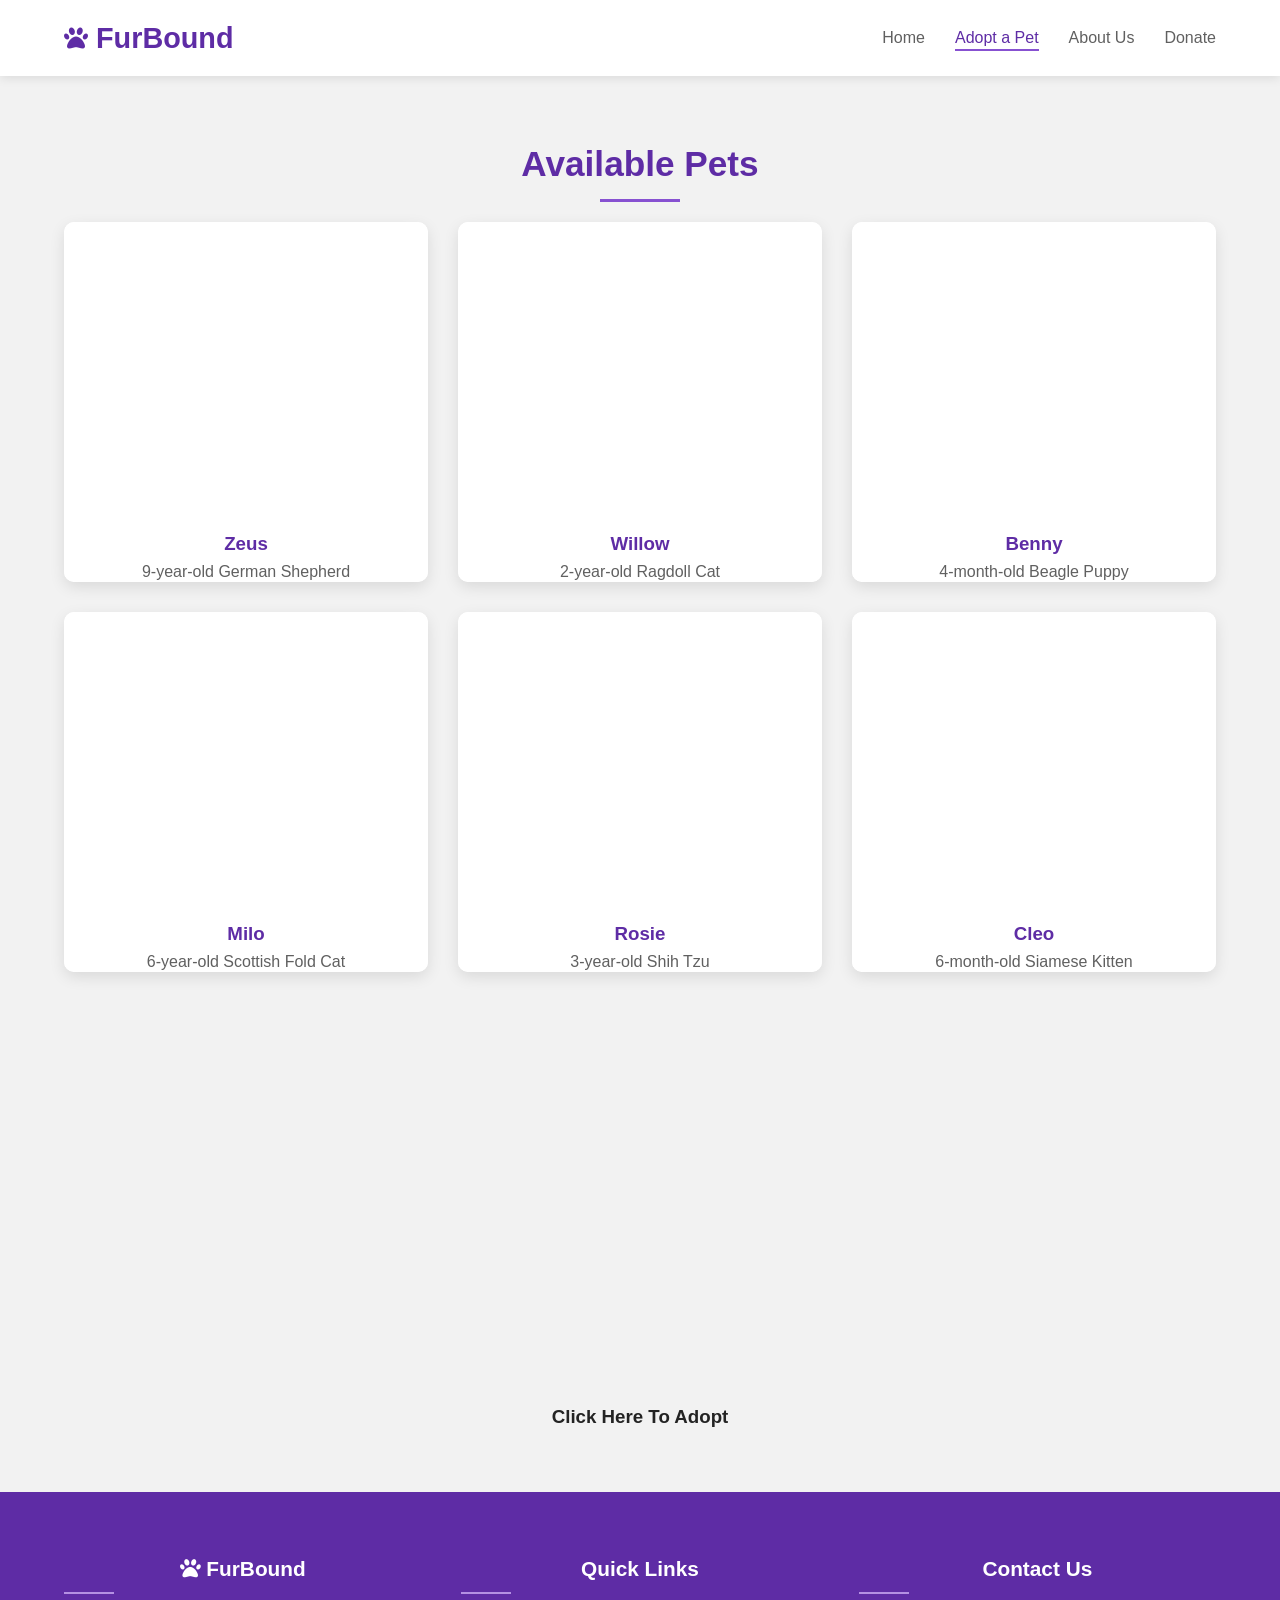
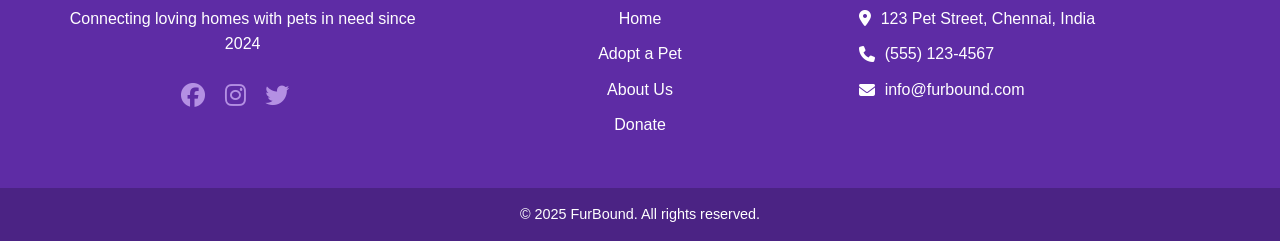
<file: adopt3.html>
<!DOCTYPE html>
<html lang="en">
<head>
    <meta charset="UTF-8">
    <meta name="viewport" content="width=device-width, initial-scale=1.0">
    <title>Adopt a Pet - FurBound</title>
    <link rel="stylesheet" href="styles.css">
    <link rel="stylesheet" href="https://cdnjs.cloudflare.com/ajax/libs/font-awesome/6.1.1/css/all.min.css">
</head>
<body>
    <header>
        <nav>
            <div class="logo">
                <h1><i class="fas fa-paw"></i> FurBound</h1>
            </div>
            <div class="nav-toggle" id="navToggle">
                <i class="fas fa-bars"></i>
            </div>
            <ul class="nav-links" id="navLinks">
                <li><a href="index.html">Home</a></li>
                <li><a href="adopt.html" class="active">Adopt a Pet</a></li>
                <li><a href="aboutus.html">About Us</a></li>
                <li><a href="donate.html">Donate</a></li>
            </ul>
        </nav>
    </header>

    <section class="featured-pets">
        <h2>Available Pets</h2>
        <div class="pet-cards">
            <div class="pet-card">
                <div class="card-inner">
                <div class="card-front">
                <div class="pet-image" style="background-image: url(https://i.pinimg.com/474x/ad/ad/32/adad32bacfc8d71004842e050eb25916.jpg)"></div>
                <div class="pet-info">
                    <h3>Zeus</h3>
                    <p>9-year-old German Shepherd</p>
                </div></div>
                <div class="card-back">
                    <h2>Zeus</h2>
                    <p>9-year-old German Shepherd</p>
                    <p>Loyal and protective</p>
                    <p>Zeus is well-trained and thrives with structure. He’s loyal to his humans and needs an experienced dog owner.</p>
                </div>
                </div>
            </div>
            <div class="pet-card">
                <div class="card-inner">
                <div class="card-front">
                <div class="pet-image" style="background-image: url(https://i.pinimg.com/474x/5c/89/a1/5c89a1c9eec6cc64ebf54d3babe73215.jpg)"></div>
                <div class="pet-info">
                    <h3>Willow</h3>
                    <p>2-year-old Ragdoll Cat</p>
                </div></div>
                <div class="card-back">
                    <h2>Willow</h2>
                    <p>2-year-old Ragdoll Cat</p>
                    <p>Gentle and affectionate</p>
                    <p>Willow is a soft and cuddly cat who follows you around the house. She does well in calm, indoor homes.</p>
                </div>
                </div>
            </div>
            <div class="pet-card">
                <div class="card-inner">
                <div class="card-front">
                <div class="pet-image" style="background-image: url(https://i.pinimg.com/474x/d5/89/26/d589268659a826a6cbec24545a799b69.jpg)"></div>
                <div class="pet-info">
                    <h3>Benny</h3>
                    <p>4-month-old Beagle Puppy</p>
                </div></div>
                <div class="card-back">
                    <h2>Benny</h2>
                    <p>4-month-old Beagle Puppy</p>
                    <p>Playful and food-motivated</p>
                    <p>Benny loves learning tricks and being around people. He’s very food-driven, making training easy and fun!</p>
                </div>
                </div>
            </div>
            <div class="pet-card">
                <div class="card-inner">
                <div class="card-front">
                <div class="pet-image" style="background-image: url(https://i.pinimg.com/474x/36/cc/a5/36cca5a185ed66d3fcca3fa88959362e.jpg)"></div>
                <div class="pet-info">
                    <h3>Milo</h3>
                    <p>6-year-old Scottish Fold Cat</p>
                </div></div>
                <div class="card-back">
                    <h2>Milo</h2>
                    <p>6-year-old Scottish Fold Cat</p>
                    <p>Quiet and cuddly</p>
                    <p>Milo is a calm, mellow cat who just wants a soft lap and quiet space. He gets along with other cats but prefers calm company.</p>
                </div>
                </div>
            </div>
            <div class="pet-card">
                <div class="card-inner">
                <div class="card-front">
                <div class="pet-image" style="background-image: url(https://i.pinimg.com/474x/73/43/02/734302ec27ba07365d8b6a0fc9dc479f.jpg)"></div>
                <div class="pet-info">
                    <h3>Rosie</h3>
                    <p>3-year-old Shih Tzu</p>
                </div></div>
                <div class="card-back">
                    <h2>Rosie</h2>
                    <p>3-year-old Shih Tzu</p>
                    <p>Sassy and affectionate</p>
                    <p>Rosie is a little diva with a lot of love to give. She enjoys being groomed and pampered. Great for apartment living!</p>
                </div>
                </div>
            </div>
            <div class="pet-card">
                <div class="card-inner">
                <div class="card-front">
                <div class="pet-image" style="background-image: url(https://i.pinimg.com/474x/46/7b/ca/467bcae04ddd64a9740722f05dffe346.jpg)"></div>
                <div class="pet-info">
                    <h3>Cleo</h3>
                    <p>6-month-old Siamese Kitten</p>
                </div></div>
                <div class="card-back">
                    <h2>Cleo</h2>
                    <p>6-month-old Siamese Kitten</p>
                    <p>Vocal and curious</p>
                    <p>Cleo is full of energy and loves to explore! She’ll greet you at the door with her signature meow and ask for cuddles.</p>
                </div>
                </div>
            </div>
            <div class="pet-card">
                <div class="card-inner">
                <div class="card-front">
                <div class="pet-image" style="background-image: url(https://i.pinimg.com/474x/59/c5/cc/59c5cc2573ef8972835669306e04b0a7.jpg)"></div>
                <div class="pet-info">
                    <h3>Archie</h3>
                    <p>3-year-old Corgi</p>
                </div></div>
                <div class="card-back">
                    <h2>Archie</h2>
                    <p>3-year-old Corgi</p>
                    <p>Cheerful and clever</p>
                    <p>Archie is full of energy and charm. He loves zoomies, belly rubs, and learning tricks for treats. Great for first-time pet parents!</p>
                </div>
                </div>
            </div>
            
            <div class="pet-card">
                <div class="card-inner">
                <div class="card-front">
                <div class="pet-image" style="background-image: url(https://i.pinimg.com/474x/9e/bc/c5/9ebcc51c16ceb4bab9db415741b05425.jpg);"></div>
                <div class="pet-info">
                    <h3>Mika</h3>
                    <p>3-year-old Belgian Malinois</p>
                </div></div>
                <div class="card-back">
                    <h2>Mika</h2>
                    <p>3-year-old Belgian Malinois</p>
                    <p>Focused and loyal</p>
                    <p>Mika is sharp and task-driven. She's ideal for someone who enjoys training, structure, and an active lifestyle.</p>
                </div>
                </div>
            </div>
            <div class="pet-card">
                <div class="card-inner">
                <div class="card-front">
                <div class="pet-image" style="background-image: url(https://i.pinimg.com/736x/86/6e/72/866e72abe11545a8f947a5cea590f67b.jpg)"></div>
                <div class="pet-info">
                    <h3>Anna</h3>
                    <p>7-year-old Basset Hound</p>
                </div></div>
                <div class="card-back">
                    <h2>Anna</h2>
                    <p>7-year-old Basset Hound</p>
                    <p>Laid-back and loving</p>
                    <p>Anna enjoys slow walks, cozy naps, and head scratches. She’s great with kids and makes a gentle, easygoing companion.</p>
                </div>
                </div>
            </div>
        </div>
        <a href="adoptform.html"><h3>Click Here To Adopt</h3></a>
    </section>
        

    


    <footer>
        <div class="footer-content">
            <div class="footer-section about">
                <h3><i class="fas fa-paw"></i> FurBound</h3>
                <p>Connecting loving homes with pets in need since 2024</p>
                <div class="social-links">
                    <a href="#"><i class="fab fa-facebook"></i></a>
                    <a href="#"><i class="fab fa-instagram"></i></a>
                    <a href="#"><i class="fab fa-twitter"></i></a>
                </div>
            </div>
            <div class="footer-section links">
                <h3>Quick Links</h3>
                <ul>
                    <li><a href="index.html">Home</a></li>
                    <li><a href="adopt.html">Adopt a Pet</a></li>
                    <li><a href="aboutus.html">About Us</a></li>
                    <li><a href="donate.html">Donate</a></li>
                </ul>
            </div>
            <div class="footer-section contact">
                <h3>Contact Us</h3>
                <p><i class="fas fa-map-marker-alt"></i> 123 Pet Street, Chennai, India</p>
                <p><i class="fas fa-phone"></i> (555) 123-4567</p>
                <p><i class="fas fa-envelope"></i> info@furbound.com</p>
            </div>
        </div>
        <div class="footer-bottom">
            <p>&copy; 2025 FurBound. All rights reserved.</p>
        </div>
    </footer>

    <script src="script.js"></script>
</body>
</html>
</file>
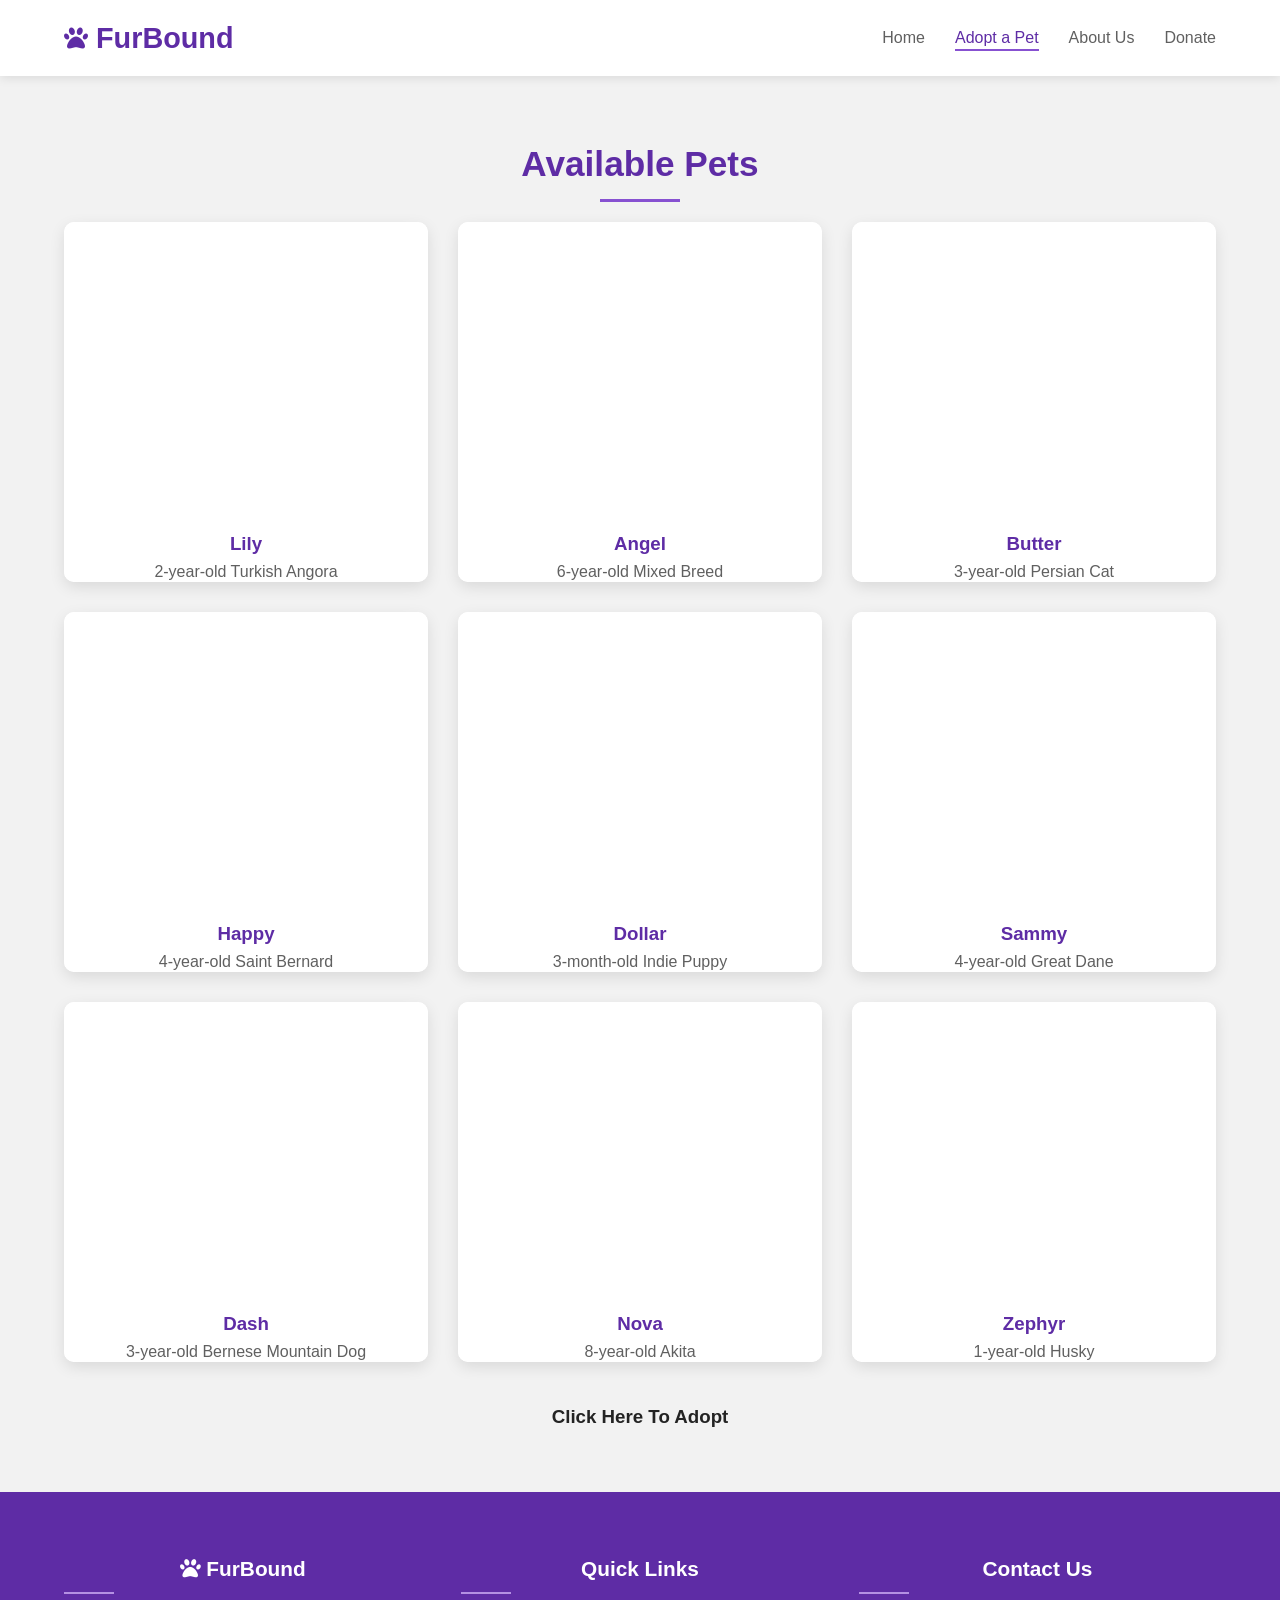
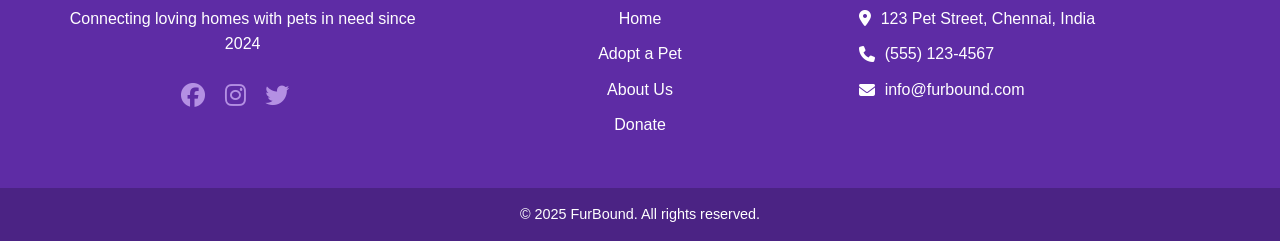
<file: adopt4.html>
<!DOCTYPE html>
<html lang="en">
<head>
    <meta charset="UTF-8">
    <meta name="viewport" content="width=device-width, initial-scale=1.0">
    <title>Adopt a Pet - FurBound</title>
    <link rel="stylesheet" href="styles.css">
    <link rel="stylesheet" href="https://cdnjs.cloudflare.com/ajax/libs/font-awesome/6.1.1/css/all.min.css">
</head>
<body>
    <header>
        <nav>
            <div class="logo">
                <h1><i class="fas fa-paw"></i> FurBound</h1>
            </div>
            <div class="nav-toggle" id="navToggle">
                <i class="fas fa-bars"></i>
            </div>
            <ul class="nav-links" id="navLinks">
                <li><a href="index.html">Home</a></li>
                <li><a href="adopt.html" class="active">Adopt a Pet</a></li>
                <li><a href="aboutus.html">About Us</a></li>
                <li><a href="donate.html">Donate</a></li>
            </ul>
        </nav>
    </header>

    <section class="featured-pets">
        <h2>Available Pets</h2>
        <div class="pet-cards">
            <div class="pet-card">
                <div class="card-inner">
                <div class="card-front">
                <div class="pet-image" style="background-image: url(https://i.pinimg.com/474x/cd/fd/8d/cdfd8d8ba07e96683733e9c38eb37884.jpg)"></div>
                <div class="pet-info">
                    <h3>Lily</h3>
                    <p>2-year-old Turkish Angora</p>
                </div></div>
                <div class="card-back">
                    <h2>Lily</h2>
                    <p>2-year-old Turkish Angora</p>
                    <p>Elegant and sociable</p>
                    <p>Lily has stunning white fur and bright blue eyes. She’s friendly, vocal, and loves attention from her humans.</p>
                </div>
                </div>
            </div>
            <div class="pet-card">
                <div class="card-inner">
                <div class="card-front">
                <div class="pet-image" style="background-image: url(https://i.pinimg.com/474x/dc/2c/96/dc2c96957b8a2fc4a09aef56003c91cb.jpg);"></div>
                <div class="pet-info">
                    <h3>Angel</h3>
                    <p>6-year-old Mixed Breed</p>
                </div></div>
                <div class="card-back">
                    <h2>Angel</h2>
                    <p>6-year-old Mixed Breed</p>
                    <p>Gentle and loving</p>
                    <p>Angel is an affectionate dog who loves company. Due to her past, she prefers a home with mostly female companions.</p>
                </div>
                </div>
            </div>
            
            <div class="pet-card">
                <div class="card-inner">
                <div class="card-front">
                <div class="pet-image" style="background-image: url(https://i.pinimg.com/474x/8f/18/b3/8f18b39fbdd3d3cd9ca7ad999a0fd237.jpg);"></div>
                <div class="pet-info">
                    <h3>Butter</h3>
                    <p>3-year-old Persian Cat</p>
                </div></div>
                <div class="card-back">
                    <h2>Butter</h2>
                    <p>3-year-old Persian Cat</p>
                    <p>Charming and playful</p>
                    <p>Butter has a unique coloring and loves to play. He's looking for a family that will provide him with love and care.</p>
                </div>
                </div>
            </div>
            
            <div class="pet-card">
                <div class="card-inner">
                <div class="card-front">
                <div class="pet-image" style="background-image: url(https://i.pinimg.com/474x/c7/cd/52/c7cd527064c261762dc2cffcf1fab3c2.jpg);"></div>
                <div class="pet-info">
                    <h3>Happy</h3>
                    <p>4-year-old Saint Bernard</p>\
                </div></div>
                <div class="card-back">
                    <h2>Happy</h2>
                    <p>4-year-old Saint Bernard</p>
                    <p>Energetic and joyful</p>
                    <p>Happy is filled with joy and energy. He loves affection and just wants to run and play!</p>
                </div>
                </div>
            </div>
            
            <div class="pet-card">
                <div class="card-inner">
                <div class="card-front">
                <div class="pet-image" style="background-image: url(https://i.pinimg.com/474x/7c/e5/5c/7ce55cc57f17cf6f817df45901874a8c.jpg);"></div>
                <div class="pet-info">
                    <h3>Dollar</h3>
                    <p>3-month-old Indie Puppy</p>
                </div></div>
                <div class="card-back">
                    <h2>Dollar</h2>
                    <p>3-month-old Indie Puppy</p>
                    <p>Friendly and intelligent</p>
                    <p>Dollar is a smart and friendly pup who enjoys playing and learning new things.</p>
                </div>
                </div>
            </div>
            
            <div class="pet-card">
                <div class="card-inner">
                <div class="card-front">
                <div class="pet-image" style="background-image: url(https://i.pinimg.com/474x/75/bc/29/75bc29d60281b13bcfc517b09d0c25d1.jpg);"></div>
                <div class="pet-info">
                    <h3>Sammy</h3>
                    <p>4-year-old Great Dane</p>
                </div></div>
                <div class="card-back">
                    <h2>Sammy</h2>
                    <p>4-year-old Great Dane</p>
                    <p>Calm and affectionate</p>
                    <p>Sammy is gently affectionate and enjoys his quiet time. He doesn't need much to be happy!</p>
                </div>
                </div>
            </div>
            
            <div class="pet-card">
                <div class="card-inner">
                <div class="card-front">
                <div class="pet-image" style="background-image: url(https://i.pinimg.com/736x/33/e8/6a/33e86adb4a8cc5c002633fe9cdcac613.jpg);"></div>
                <div class="pet-info">
                    <h3>Dash</h3>
                    <p>3-year-old Bernese Mountain Dog</p>
                </div></div>
                <div class="card-back">
                    <h2>Dash</h2>
                    <p>3-year-old Bernese Mountain Dog</p>
                    <p>Laidback and handsome</p>
                    <p>Dash is calm, cool, and very handsome. He loves people and is looking for a loving home.</p>
                </div>
                </div>
            </div>
            <div class="pet-card">
                <div class="card-inner">
                <div class="card-front">
                <div class="pet-image" style="background-image: url(https://i.pinimg.com/474x/ae/5c/92/ae5c9226eea247bf8bd39e53d0697768.jpg);"></div>
                <div class="pet-info">
                    <h3>Nova</h3>
                    <p>8-year-old Akita</p>
                </div></div>
                <div class="card-back">
                    <h2>Nova</h2>
                    <p>8-year-old Akita</p>
                    <p>Dignified and quiet</p>
                    <p>Nova enjoys calm environments and is very loyal. She's a great companion for a patient and experienced owner.</p>
                </div>
                </div>
            </div>
            
            <div class="pet-card">
                <div class="card-inner">
                <div class="card-front">
                <div class="pet-image" style="background-image: url(https://i.pinimg.com/474x/ab/55/a2/ab55a2098c49e2b52c8d9da0419e5904.jpg);"></div>
                <div class="pet-info">
                    <h3>Zephyr</h3>
                    <p>1-year-old Husky</p>
                </div></div>
                <div class="card-back">
                    <h2>Zephyr</h2>
                    <p>1-year-old Husky</p>
                    <p>Quiet and affectionate</p>
                    <p>Zephyr prefers a peaceful home and warms up to people with time. He's got a plush coat and soulful eyes.</p>
                </div>
                </div>
            </div>
        </div>
        <a href="adoptform.html"><h3>Click Here To Adopt</h3></a>
    </section>
        

    


    <footer>
        <div class="footer-content">
            <div class="footer-section about">
                <h3><i class="fas fa-paw"></i> FurBound</h3>
                <p>Connecting loving homes with pets in need since 2024</p>
                <div class="social-links">
                    <a href="#"><i class="fab fa-facebook"></i></a>
                    <a href="#"><i class="fab fa-instagram"></i></a>
                    <a href="#"><i class="fab fa-twitter"></i></a>
                </div>
            </div>
            <div class="footer-section links">
                <h3>Quick Links</h3>
                <ul>
                    <li><a href="index.html">Home</a></li>
                    <li><a href="adopt.html">Adopt a Pet</a></li>
                    <li><a href="aboutus.html">About Us</a></li>
                    <li><a href="donate.html">Donate</a></li>
                </ul>
            </div>
            <div class="footer-section contact">
                <h3>Contact Us</h3>
                <p><i class="fas fa-map-marker-alt"></i> 123 Pet Street, Chennai, India</p>
                <p><i class="fas fa-phone"></i> (555) 123-4567</p>
                <p><i class="fas fa-envelope"></i> info@furbound.com</p>
            </div>
        </div>
        <div class="footer-bottom">
            <p>&copy; 2025 FurBound. All rights reserved.</p>
        </div>
    </footer>

    <script src="script.js"></script>
</body>
</html>
</file>
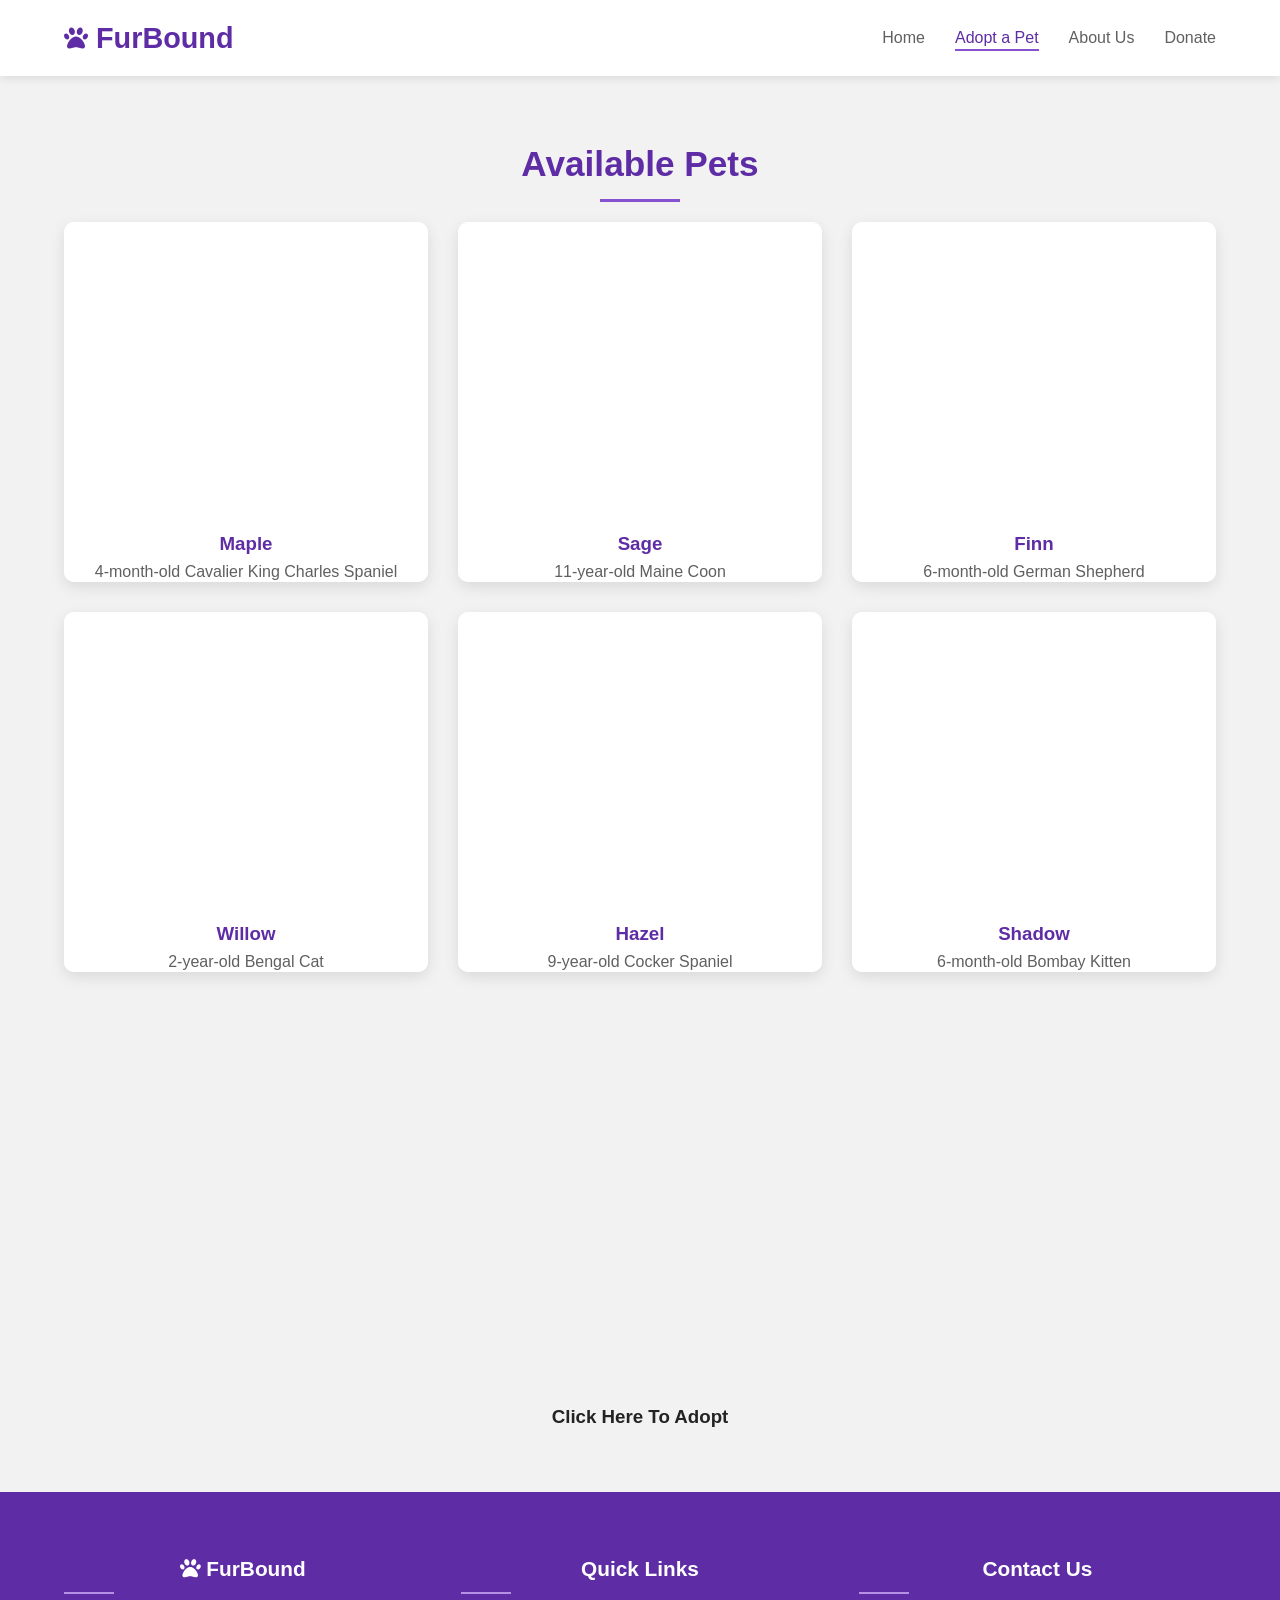
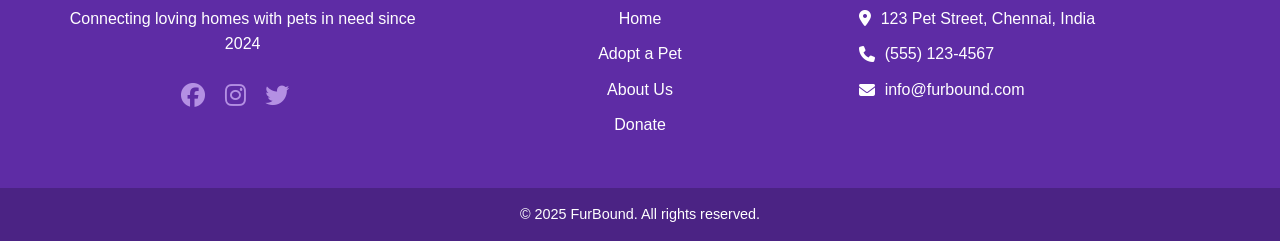
<file: adopt5.html>
<!DOCTYPE html>
<html lang="en">
<head>
    <meta charset="UTF-8">
    <meta name="viewport" content="width=device-width, initial-scale=1.0">
    <title>Adopt a Pet - FurBound</title>
    <link rel="stylesheet" href="styles.css">
    <link rel="stylesheet" href="https://cdnjs.cloudflare.com/ajax/libs/font-awesome/6.1.1/css/all.min.css">
</head>
<body>
    <header>
        <nav>
            <div class="logo">
                <h1><i class="fas fa-paw"></i> FurBound</h1>
            </div>
            <div class="nav-toggle" id="navToggle">
                <i class="fas fa-bars"></i>
            </div>
            <ul class="nav-links" id="navLinks">
                <li><a href="index.html">Home</a></li>
                <li><a href="adopt.html" class="active">Adopt a Pet</a></li>
                <li><a href="aboutus.html">About Us</a></li>
                <li><a href="donate.html">Donate</a></li>
            </ul>
        </nav>
    </header>

    <section class="featured-pets">
        <h2>Available Pets</h2>
        <div class="pet-cards">
            <div class="pet-card">
                <div class="card-inner">
                <div class="card-front">
                <div class="pet-image" style="background-image: url(https://i.pinimg.com/474x/c0/4c/88/c04c881da9a7d0cd3752fd8e81efecd9.jpg);"></div>
                <div class="pet-info">
                    <h3>Maple</h3>
                    <p>4-month-old Cavalier King Charles Spaniel</p>
                </div></div>
                <div class="card-back">
                    <h2>Maple</h2>
                    <p>4-month-old Cavalier King Charles Spaniel</p>
                    <p>Friendly and soft-hearted</p>
                    <p>Maple is a gentle pup who loves snuggles and toys. She’s great with children and quick to make friends.</p>
                </div>
                </div>
            </div>
            
            <div class="pet-card">
                <div class="card-inner">
                <div class="card-front">
                <div class="pet-image" style="background-image: url(https://i.pinimg.com/474x/23/5b/26/235b26efcd02ce89a6e95ba540738cfa.jpg);"></div>
                <div class="pet-info">
                    <h3>Sage</h3>
                    <p>11-year-old Maine Coon</p>
                </div></div>
                <div class="card-back">
                    <h2>Sage</h2>
                    <p>11-year-old Maine Coon</p>
                    <p>Regal and relaxed</p>
                    <p>Sage is a senior kitty who enjoys cozy spots and long naps. She’s good with other calm pets and loves being brushed.</p>
                </div>
                </div>
            </div>
            
            <div class="pet-card">
                <div class="card-inner">
                <div class="card-front">
                <div class="pet-image" style="background-image: url('https://i.pinimg.com/474x/ca/1e/ad/ca1eadd09451a77ce6f52c22929186d9.jpg');"></div>
                <div class="pet-info">
                    <h3>Finn</h3>
                    <p>6-month-old German Shepherd</p>
                </div></div>
                <div class="card-back">
                    <h2>Finn</h2>
                    <p>6-month-old German Shepherd</p>
                    <p>Energetic and social</p>
                    <p>Finn loves attention and thrives in an active household. He enjoys jogs, games, and being part of the fun.</p>
                </div>
                </div>
            </div>
            
            <div class="pet-card">
                <div class="card-inner">
                <div class="card-front">
                <div class="pet-image" style="background-image: url(https://i.pinimg.com/474x/b2/c8/60/b2c860b02141d078a5f7fc90c3524cd2.jpg);"></div>
                <div class="pet-info">
                    <h3>Willow</h3>
                    <p>2-year-old Bengal Cat</p>
                </div></div>
                <div class="card-back">
                    <h2>Willow</h2>
                    <p>2-year-old Bengal Cat</p>
                    <p>Active and clever</p>
                    <p>Willow is full of curiosity and loves puzzle toys. She’s sleek, smart, and enjoys playtime with her humans.</p>
                </div>
                </div>
            </div>
            <div class="pet-card">
                <div class="card-inner">
                <div class="card-front">
                <div class="pet-image" style="background-image: url(https://i.pinimg.com/474x/8b/51/2c/8b512c56fb796ee0aefee06d10a21adb.jpg);"></div>
                <div class="pet-info">
                    <h3>Hazel</h3>
                    <p>9-year-old Cocker Spaniel</p>
                </div></div>
                <div class="card-back">
                    <h2>Hazel</h2>
                    <p>9-year-old Cocker Spaniel</p>
                    <p>Sweet and mellow</p>
                    <p>Hazel is a loving older dog who enjoys slow walks and warm blankets. She’s low-maintenance and very affectionate.</p>
                </div>
                </div>
            </div>
            
            <div class="pet-card">
                <div class="card-inner">
                <div class="card-front">
                <div class="pet-image" style="background-image: url(https://i.pinimg.com/474x/96/c6/60/96c660db83f872b3fb5fb454a4272a5d.jpg);"></div>
                <div class="pet-info">
                    <h3>Shadow</h3>
                    <p>6-month-old Bombay Kitten</p>
                </div></div>
                <div class="card-back">
                    <h2>Shadow</h2>
                    <p>6-month-old Bombay Kitten</p>
                    <p>Spirited and playful</p>
                    <p>Shadow is full of energy and loves to pounce on toys. He’s bold, curious, and very affectionate once he settles down.</p>
                </div>
                </div>
            </div>
            
            <div class="pet-card">
                <div class="card-inner">
                <div class="card-front">
                <div class="pet-image" style="background-image: url(https://i.pinimg.com/474x/98/3f/03/983f038168bafa4c763e063ad9840bb5.jpg);"></div>
                <div class="pet-info">
                    <h3>Dusty</h3>
                    <p>5-year-old Australian Cattle Dog</p>
                </div></div>
                <div class="card-back">
                    <h2>Dusty</h2>
                    <p>5-year-old Australian Cattle Dog</p>
                    <p>Hardworking and loyal</p>
                    <p>Dusty is alert and loves mental stimulation. He thrives in environments where he has a job to do and plenty of space to roam.</p>
                </div>
                </div>
            </div>
            
            <div class="pet-card">
                <div class="card-inner">
                <div class="card-front">
                <div class="pet-image" style="background-image: url(https://i.pinimg.com/474x/67/56/98/6756980589c65cbb21b74eb209ff28d1.jpg);"></div>
                <div class="pet-info">
                    <h3>Zelda</h3>
                    <p>3-year-old Turkish Angora</p>
                </div></div>
                <div class="card-back">
                    <h2>Zelda</h2>
                    <p>3-year-old Turkish Angora</p>
                    <p>Elegant and talkative</p>
                    <p>Zelda is graceful and has a soft, flowing coat. She enjoys interactive toys and being the center of attention.</p>
                </div>
                </div>
            </div>
            
            <div class="pet-card">
                <div class="card-inner">
                <div class="card-front">
                <div class="pet-image" style="background-image: url(https://i.pinimg.com/474x/d3/3e/72/d33e72263abc619d646c31127c070cad.jpg);"></div>
                <div class="pet-info">
                    <h3>Bruno</h3>
                    <p>2-year-old Rottweiler</p>
                </div></div>
                <div class="card-back">
                    <h2>Bruno</h2>
                    <p>2-year-old Rottweiler</p>
                    <p>Strong and dependable</p>
                    <p>Bruno is a calm but protective companion. He’s well-trained and bonds deeply with his family.</p>
                </div>
                </div>
            </div>
        </div>
        <a href="adoptform.html"><h3>Click Here To Adopt</h3></a>
    </section>
        

    


    <footer>
        <div class="footer-content">
            <div class="footer-section about">
                <h3><i class="fas fa-paw"></i> FurBound</h3>
                <p>Connecting loving homes with pets in need since 2024</p>
                <div class="social-links">
                    <a href="#"><i class="fab fa-facebook"></i></a>
                    <a href="#"><i class="fab fa-instagram"></i></a>
                    <a href="#"><i class="fab fa-twitter"></i></a>
                </div>
            </div>
            <div class="footer-section links">
                <h3>Quick Links</h3>
                <ul>
                    <li><a href="index.html">Home</a></li>
                    <li><a href="adopt.html">Adopt a Pet</a></li>
                    <li><a href="aboutus.html">About Us</a></li>
                    <li><a href="donate.html">Donate</a></li>
                </ul>
            </div>
            <div class="footer-section contact">
                <h3>Contact Us</h3>
                <p><i class="fas fa-map-marker-alt"></i> 123 Pet Street, Chennai, India</p>
                <p><i class="fas fa-phone"></i> (555) 123-4567</p>
                <p><i class="fas fa-envelope"></i> info@furbound.com</p>
            </div>
        </div>
        <div class="footer-bottom">
            <p>&copy; 2025 FurBound. All rights reserved.</p>
        </div>
    </footer>

    <script src="script.js"></script>
</body>
</html>
</file>
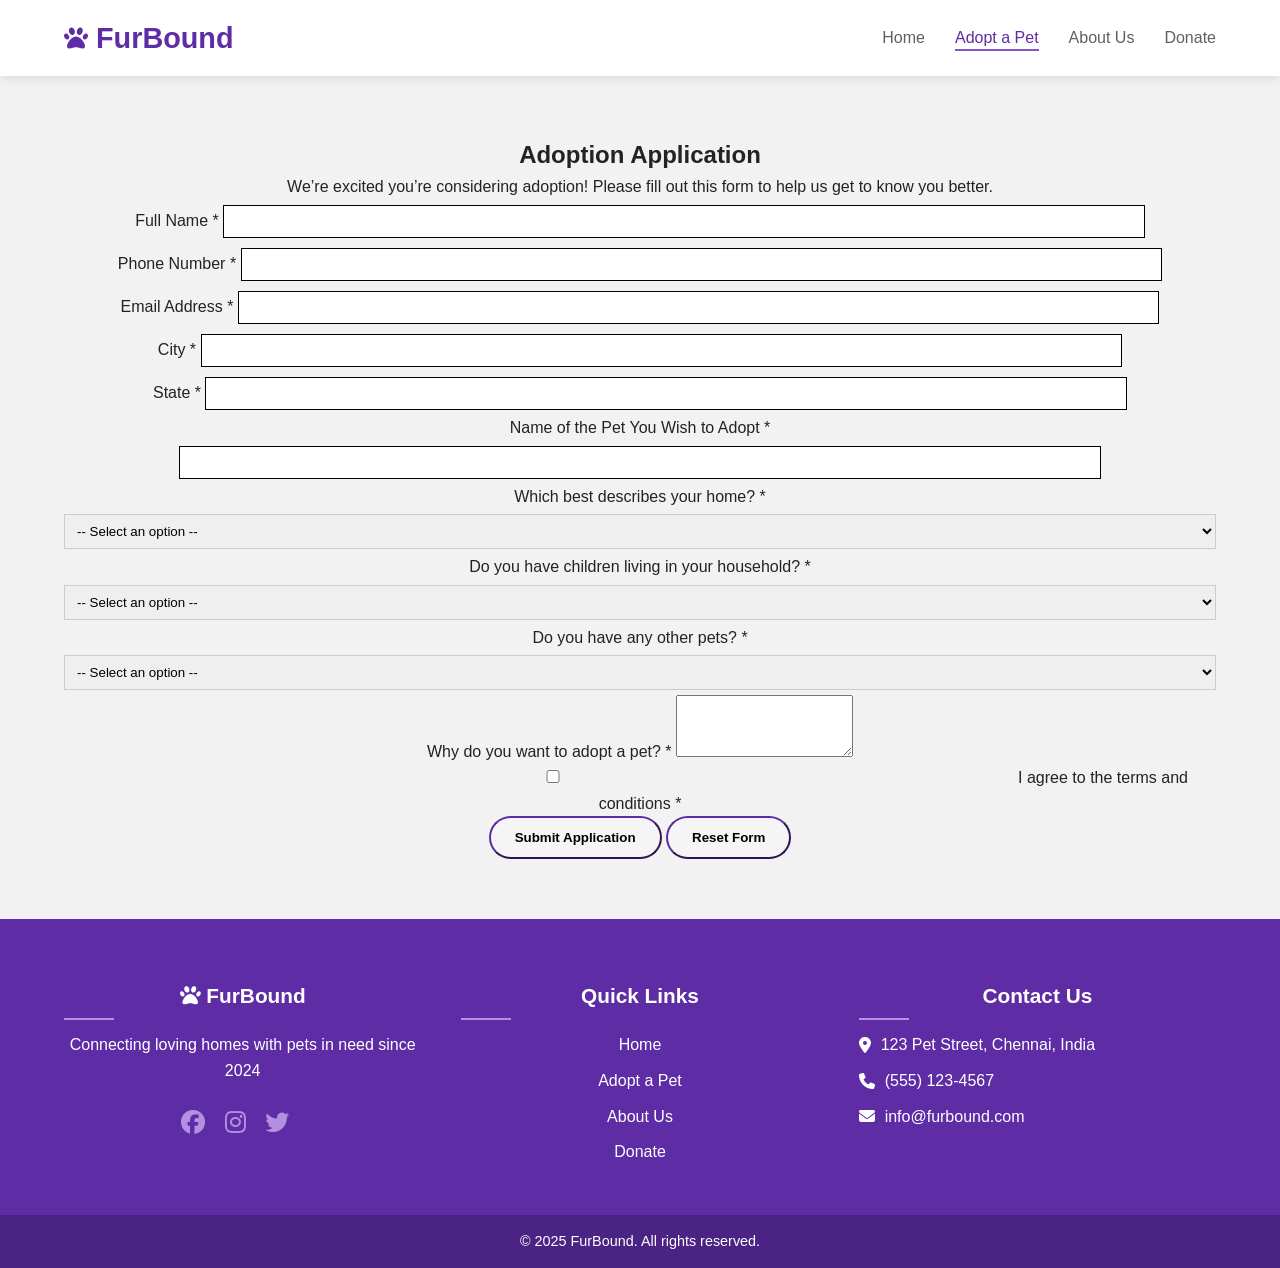
<file: adoptform.html>
<!DOCTYPE html>
<html lang="en">
<head>
    <meta charset="UTF-8">
    <meta name="viewport" content="width=device-width, initial-scale=1.0">
    <title>Adopt a Pet - FurBound</title>
    <link rel="stylesheet" href="styles.css">
    <link rel="stylesheet" href="https://cdnjs.cloudflare.com/ajax/libs/font-awesome/6.1.1/css/all.min.css">
</head>
<body>
    <header>
        <nav>
            <div class="logo">
                <h1><i class="fas fa-paw"></i> FurBound</h1>
            </div>
            <div class="nav-toggle" id="navToggle">
                <i class="fas fa-bars"></i>
            </div>
            <ul class="nav-links" id="navLinks">
                <li><a href="index.html">Home</a></li>
                <li><a href="adopt.html" class="active">Adopt a Pet</a></li>
                <li><a href="aboutus.html">About Us</a></li>
                <li><a href="donate.html">Donate</a></li>
            </ul>
        </nav>
    </header>


    <section class="form-section">
        <div class="container">
            <h1>Adoption Application</h1>
            <p class="form-intro">We’re excited you’re considering adoption! Please fill out this form to help us get to know you better.</p>

            <form id="adoptionForm" class="donation-form">
                <div class="form-group">
                    <label for="fullName">Full Name *</label>
                    <input type="text" id="fullName" name="fullName" required>
                    <span class="error-message" id="fullNameError"></span>
                </div>

                <div class="form-group">
                    <label for="phone">Phone Number *</label>
                    <input type="tel" id="phone" name="phone" required>
                    <span class="error-message" id="phoneError"></span>
                </div>

                <div class="form-group">
                    <label for="email">Email Address *</label>
                    <input type="email" id="email" name="email" required>
                    <span class="error-message" id="emailError"></span>
                </div>

                <div class="form-group">
                    <label for="city">City *</label>
                    <input type="text" id="city" name="city" required>
                    <span class="error-message" id="cityError"></span>
                </div>

                <div class="form-group">
                    <label for="state">State *</label>
                    <input type="text" id="state" name="state" required>
                    <span class="error-message" id="stateError"></span>
                </div>

                <div class="form-group">
                    <label for="petName">Name of the Pet You Wish to Adopt *</label>
                    <input type="text" id="petName" name="petName" required>
                    <span class="error-message" id="petNameError"></span>
                </div>

                <div class="form-group">
                    <label for="homeType">Which best describes your home? *</label>
                    <select id="homeType" name="homeType" required>
                        <option value="">-- Select an option --</option>
                        <option value="house">House</option>
                        <option value="apartment">Apartment</option>
                        <option value="townhouse">Townhouse</option>
                    </select>
                    <span class="error-message" id="homeTypeError"></span>
                </div>

                <div class="form-group">
                    <label for="kids">Do you have children living in your household? *</label>
                    <select id="kids" name="kids" required>
                        <option value="">-- Select an option --</option>
                        <option value="yes">Yes</option>
                        <option value="no">No</option>
                    </select>
                    <span class="error-message" id="kidsError"></span>
                </div>

                <div class="form-group">
                    <label for="currentPets">Do you have any other pets? *</label>
                    <select id="currentPets" name="currentPets" required>
                        <option value="">-- Select an option --</option>
                        <option value="yes">Yes</option>
                        <option value="no">No</option>
                    </select>
                    <span class="error-message" id="currentPetsError"></span>
                </div>

                <div class="form-group">
                    <label for="reason">Why do you want to adopt a pet? *</label>
                    <textarea id="reason" name="reason" rows="4" required></textarea>
                    <span class="error-message" id="reasonError"></span>
                </div>

                <div class="form-group checkbox-group">
                    <input type="checkbox" id="agreeTerms" name="agreeTerms" required>
                    <label for="agreeTerms">I agree to the terms and conditions *</label>
                    <span class="error-message" id="agreeTermsError"></span>
                </div>

                <div class="form-actions">
                    <button type="submit" class="btn submit-btn">Submit Application</button>
                    <button type="button" class="btn reset-btn" id="resetForm">Reset Form</button>
                </div>
            </form>

            
        </div>
    </section>

    <footer>
        <div class="footer-content">
            <div class="footer-section about">
                <h3><i class="fas fa-paw"></i> FurBound</h3>
                <p>Connecting loving homes with pets in need since 2024</p>
                <div class="social-links">
                    <a href="#"><i class="fab fa-facebook"></i></a>
                    <a href="#"><i class="fab fa-instagram"></i></a>
                    <a href="#"><i class="fab fa-twitter"></i></a>
                </div>
            </div>
            <div class="footer-section links">
                <h3>Quick Links</h3>
                <ul>
                    <li><a href="index.html">Home</a></li>
                    <li><a href="adopt.html">Adopt a Pet</a></li>
                    <li><a href="aboutus.html">About Us</a></li>
                    <li><a href="donate.html">Donate</a></li>
                </ul>
            </div>
            <div class="footer-section contact">
                <h3>Contact Us</h3>
                <p><i class="fas fa-map-marker-alt"></i> 123 Pet Street, Chennai, India</p>
                <p><i class="fas fa-phone"></i> (555) 123-4567</p>
                <p><i class="fas fa-envelope"></i> info@furbound.com</p>
            </div>
        </div>
        <div class="footer-bottom">
            <p>&copy; 2025 FurBound. All rights reserved.</p>
        </div>
    </footer>
    
    <script src="script.js"></script>
    </body>
    </html>
</file>
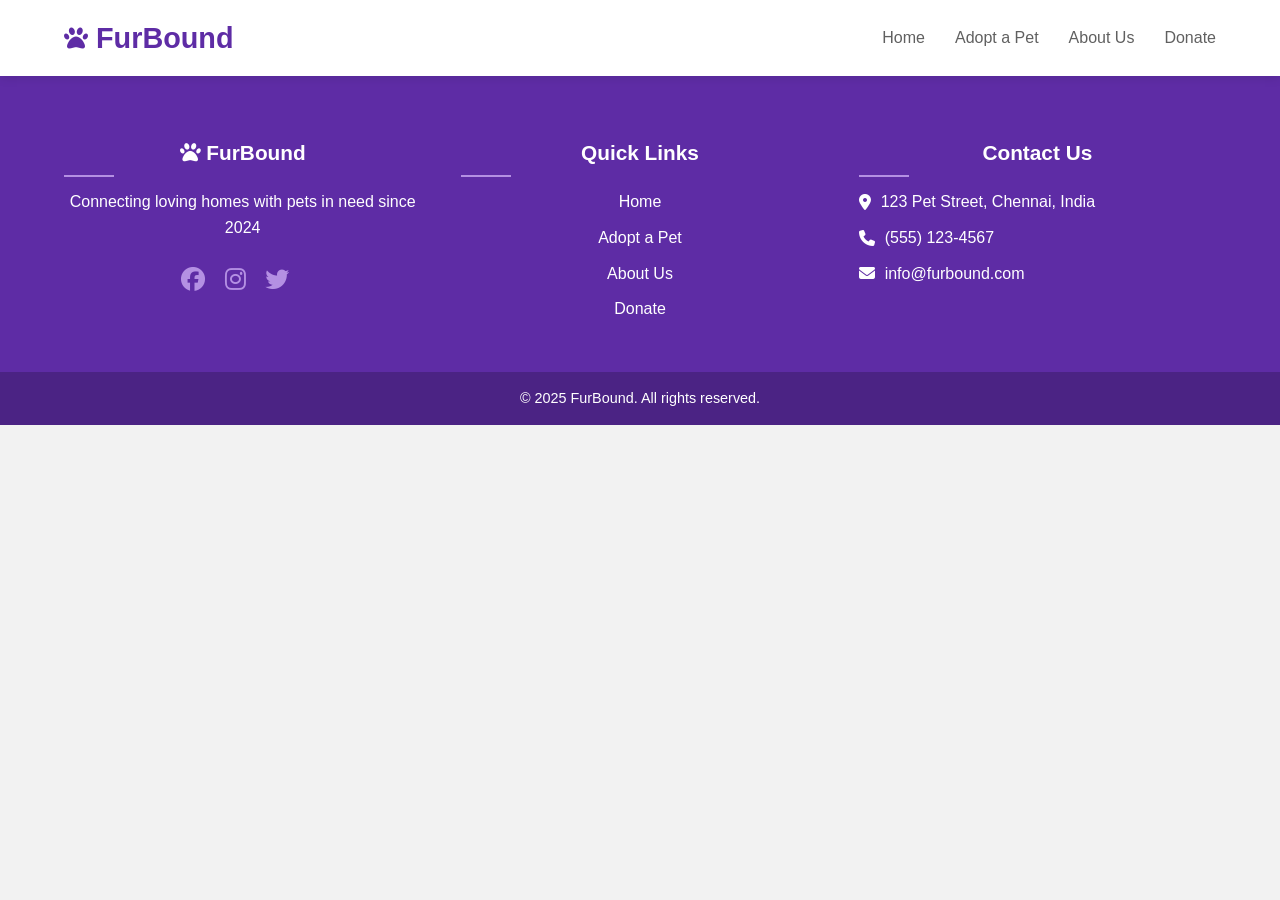
<file: contact.html>
<!DOCTYPE html>
<html lang="en">
<head>
    <meta charset="UTF-8">
    <meta name="viewport" content="width=device-width, initial-scale=1.0">
    <title>Adopt a Pet - FurBound</title>
    <link rel="stylesheet" href="styles.css">
    <link rel="stylesheet" href="https://cdnjs.cloudflare.com/ajax/libs/font-awesome/6.1.1/css/all.min.css">
</head>
<body>
    <header>
        <nav>
            <div class="logo">
                <h1><i class="fas fa-paw"></i> FurBound</h1>
            </div>
            <div class="nav-toggle" id="navToggle">
                <i class="fas fa-bars"></i>
            </div>
            <ul class="nav-links" id="navLinks">
                <li><a href="index.html">Home</a></li>
                <li><a href="adopt.html" >Adopt a Pet</a></li>
                <li><a href="aboutus.html">About Us</a></li>
                <li><a href="donate.html">Donate</a></li>
            </ul>
        </nav>
    </header>



    <footer>
        <div class="footer-content">
            <div class="footer-section about">
                <h3><i class="fas fa-paw"></i> FurBound</h3>
                <p>Connecting loving homes with pets in need since 2024</p>
                <div class="social-links">
                    <a href="#"><i class="fab fa-facebook"></i></a>
                    <a href="#"><i class="fab fa-instagram"></i></a>
                    <a href="#"><i class="fab fa-twitter"></i></a>
                </div>
            </div>
            <div class="footer-section links">
                <h3>Quick Links</h3>
                <ul>
                    <li><a href="index.html">Home</a></li>
                    <li><a href="adopt.html">Adopt a Pet</a></li>
                    <li><a href="aboutus.html">About Us</a></li>
                    <li><a href="donate.html">Donate</a></li>
                </ul>
            </div>
            <div class="footer-section contact">
                <h3>Contact Us</h3>
                <p><i class="fas fa-map-marker-alt"></i> 123 Pet Street, Chennai, India</p>
                <p><i class="fas fa-phone"></i> (555) 123-4567</p>
                <p><i class="fas fa-envelope"></i> info@furbound.com</p>
            </div>
        </div>
        <div class="footer-bottom">
            <p>&copy; 2025 FurBound. All rights reserved.</p>
        </div>
    </footer>
    
    <script src="script.js"></script>
    </body>
    </html>
</file>
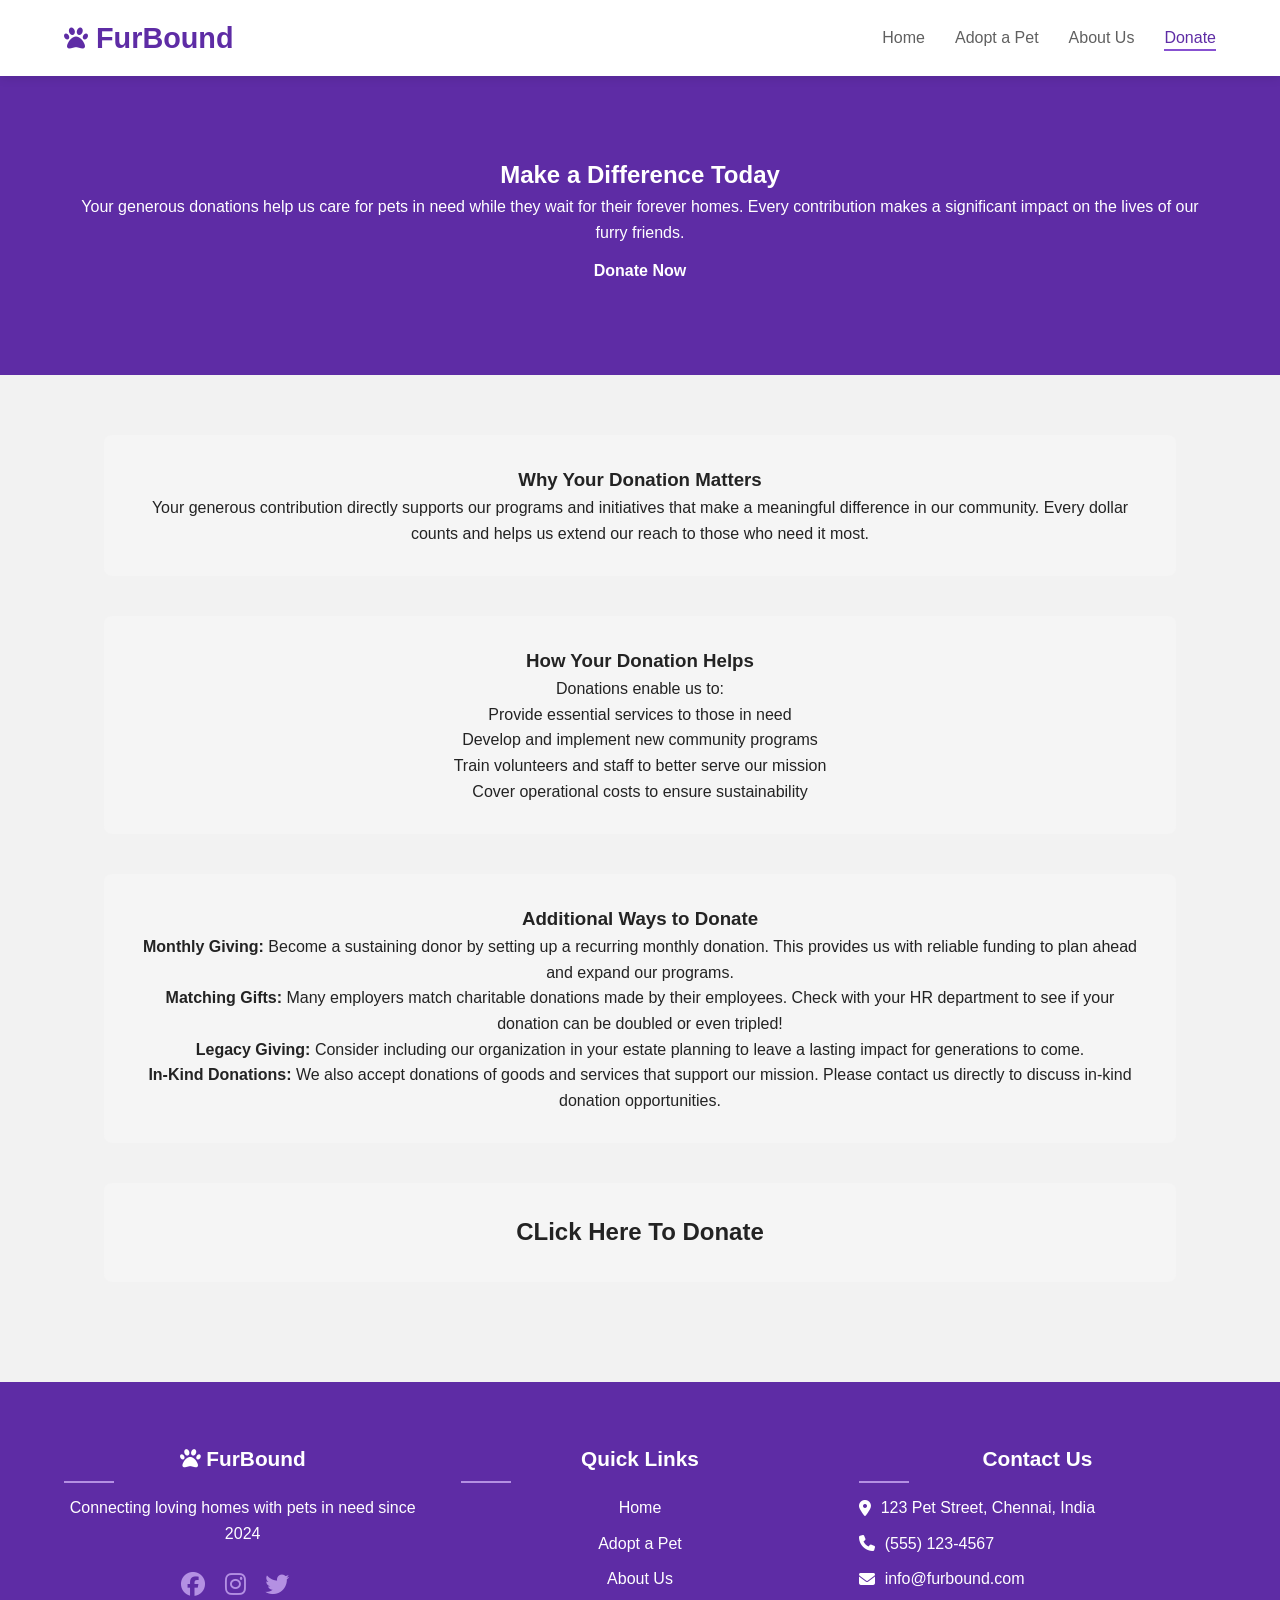
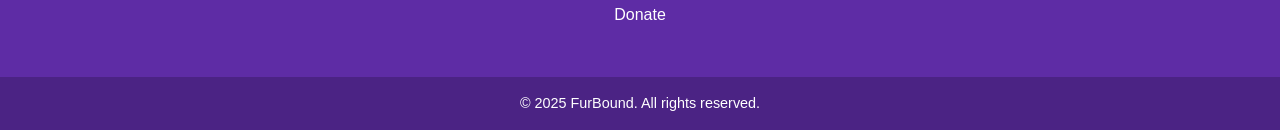
<file: donate.html>
<!DOCTYPE html>
<html lang="en">
<head>
    <meta charset="UTF-8">
    <meta name="viewport" content="width=device-width, initial-scale=1.0">
    <title>Adopt a Pet - FurBound</title>
    <link rel="stylesheet" href="styles.css">
    <link rel="stylesheet" href="https://cdnjs.cloudflare.com/ajax/libs/font-awesome/6.1.1/css/all.min.css">
</head>
<body>
    <header>
        <nav>
            <div class="logo">
                <h1><i class="fas fa-paw"></i> FurBound</h1>
            </div>
            <div class="nav-toggle" id="navToggle">
                <i class="fas fa-bars"></i>
            </div>
            <ul class="nav-links" id="navLinks">
                <li><a href="index.html">Home</a></li>
                <li><a href="adopt.html" >Adopt a Pet</a></li>
                <li><a href="aboutus.html">About Us</a></li>
                <li><a href="donate.html" class="active">Donate</a></li>
            </ul>
        </nav>
    </header>
    

    

    <main>
        <section class="about-hero">
            <div class="about-hero-content">
                <h1>Make a Difference Today</h1>
                <p>Your generous donations help us care for pets in need while they wait for their forever homes. Every contribution makes a significant impact on the lives of our furry friends.</p>
                <a href="donateform.html" class="btn">Donate Now</a>
            </div>
        </section>

        <section class="about-content">
            <div class="donation-info">
                <h3>Why Your Donation Matters</h3>
                <p>Your generous contribution directly supports our programs and initiatives that make a meaningful difference in our community. Every dollar counts and helps us extend our reach to those who need it most.</p>
            </div>
            <div class="donation-info">
                <h3>How Your Donation Helps</h3>
                <p>Donations enable us to:</p>
                <ul>
                    <li>Provide essential services to those in need</li>
                    <li>Develop and implement new community programs</li>
                    <li>Train volunteers and staff to better serve our mission</li>
                    <li>Cover operational costs to ensure sustainability</li>
                </ul>
                
                <div class="testimonial">
                    "The support we received has been life-changing. We're forever grateful to the donors who make these programs possible." - Program Beneficiary
                </div>
            </div>
            </div>

            <div class="donation-info">
                <h3>Additional Ways to Donate</h3>
                <p><strong>Monthly Giving:</strong> Become a sustaining donor by setting up a recurring monthly donation. This provides us with reliable funding to plan ahead and expand our programs.</p>
                
                <p><strong>Matching Gifts:</strong> Many employers match charitable donations made by their employees. Check with your HR department to see if your donation can be doubled or even tripled!</p>
                
                <p><strong>Legacy Giving:</strong> Consider including our organization in your estate planning to leave a lasting impact for generations to come.</p>
                
                <p><strong>In-Kind Donations:</strong> We also accept donations of goods and services that support our mission. Please contact us directly to discuss in-kind donation opportunities.</p>
            </div>
            <div class="donation-info">
                <a href="donateform.html">
                    <h1>CLick Here To Donate</h1>
                </a>
            </div>
        </section>
    </main>


    <footer>
        <div class="footer-content">
            <div class="footer-section about">
                <h3><i class="fas fa-paw"></i> FurBound</h3>
                <p>Connecting loving homes with pets in need since 2024</p>
                <div class="social-links">
                    <a href="#"><i class="fab fa-facebook"></i></a>
                    <a href="#"><i class="fab fa-instagram"></i></a>
                    <a href="#"><i class="fab fa-twitter"></i></a>
                </div>
            </div>
            <div class="footer-section links">
                <h3>Quick Links</h3>
                <ul>
                    <li><a href="index.html">Home</a></li>
                    <li><a href="adopt.html">Adopt a Pet</a></li>
                    <li><a href="aboutus.html">About Us</a></li>
                    <li><a href="donate.html">Donate</a></li>
                </ul>
            </div>
            <div class="footer-section contact">
                <h3>Contact Us</h3>
                <p><i class="fas fa-map-marker-alt"></i> 123 Pet Street, Chennai, India</p>
                <p><i class="fas fa-phone"></i> (555) 123-4567</p>
                <p><i class="fas fa-envelope"></i> info@furbound.com</p>
            </div>
        </div>
        <div class="footer-bottom">
            <p>&copy; 2025 FurBound. All rights reserved.</p>
        </div>
    </footer>
    
    <script src="script.js"></script>
    </body>
    </html>
</file>
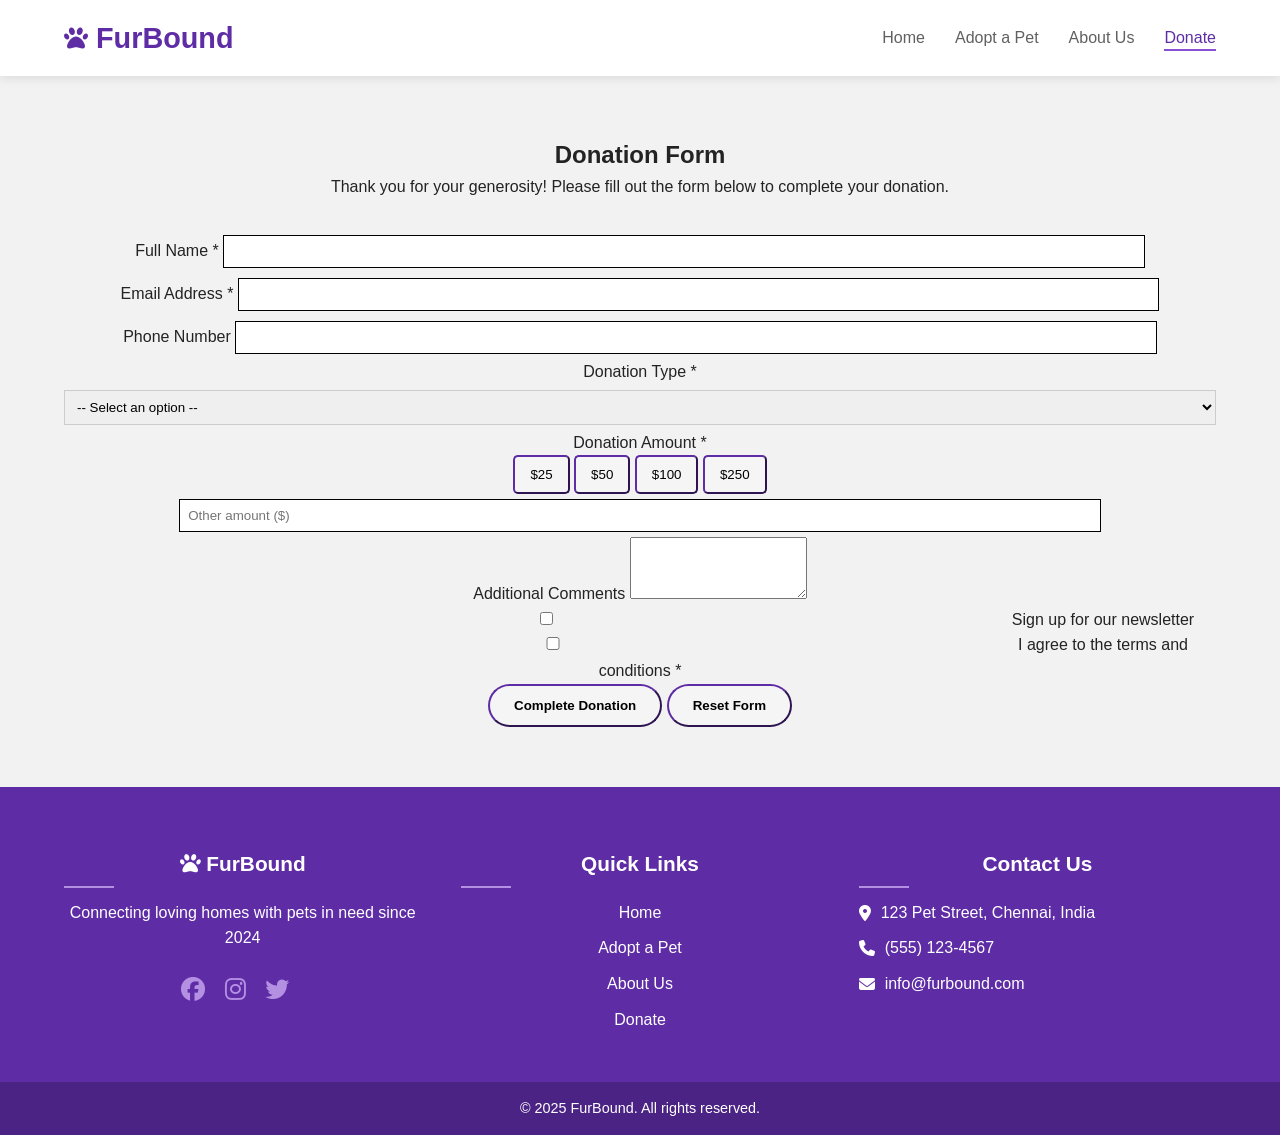
<file: donateform.html>
<!DOCTYPE html>
<html lang="en">
<head>
    <meta charset="UTF-8">
    <meta name="viewport" content="width=device-width, initial-scale=1.0">
    <title>Adopt a Pet - FurBound</title>
    <link rel="stylesheet" href="styles.css">
    <link rel="stylesheet" href="https://cdnjs.cloudflare.com/ajax/libs/font-awesome/6.1.1/css/all.min.css">
</head>
<body>
    <header>
        <nav>
            <div class="logo">
                <h1><i class="fas fa-paw"></i> FurBound</h1>
            </div>
            <div class="nav-toggle" id="navToggle">
                <i class="fas fa-bars"></i>
            </div>
            <ul class="nav-links" id="navLinks">
                <li><a href="index.html">Home</a></li>
                <li><a href="adopt.html" >Adopt a Pet</a></li>
                <li><a href="aboutus.html">About Us</a></li>
                <li><a href="donate.html" class="active">Donate</a></li>
            </ul>
        </nav>
    </header>

    <section class="form-section">
        <div class="container">
            <h1>Donation Form</h1>
            <p class="form-intro">Thank you for your generosity! Please fill out the form below to complete your donation.</p>
            
            <form id="donationForm" class="donation-form">
                <div class="form-message" id="formMessage"></div>
                
                <div class="form-group">
                    <label for="fullName">Full Name *</label>
                    <input type="text" id="fullName" name="fullName" required>
                    <span class="error-message" id="fullNameError"></span>
                </div>
                
                <div class="form-group">
                    <label for="email">Email Address *</label>
                    <input type="email" id="email" name="email" required>
                    <span class="error-message" id="emailError"></span>
                </div>
                
                <div class="form-group">
                    <label for="phone">Phone Number</label>
                    <input type="tel" id="phone" name="phone">
                    <span class="error-message" id="phoneError"></span>
                </div>
                
                <div class="form-group">
                    <label for="donationType">Donation Type *</label>
                    <select id="donationType" name="donationType" required>
                        <option value="">-- Select an option --</option>
                        <option value="one-time">One-Time Donation</option>
                        <option value="monthly">Monthly Sponsorship</option>
                        <option value="supplies">Supplies Donation</option>
                    </select>
                    <span class="error-message" id="donationTypeError"></span>
                </div>
                
                <div class="form-group" id="amountGroup">
                    <label for="donationAmount">Donation Amount *</label>
                    <div class="amount-options">
                        <button type="button" class="amount-btn" data-amount="25">$25</button>
                        <button type="button" class="amount-btn" data-amount="50">$50</button>
                        <button type="button" class="amount-btn" data-amount="100">$100</button>
                        <button type="button" class="amount-btn" data-amount="250">$250</button>
                    </div>
                    <input type="number" id="donationAmount" name="donationAmount" min="1" placeholder="Other amount ($)" required>
                    <span class="error-message" id="donationAmountError"></span>
                </div>
                
                <div class="form-group" id="suppliesGroup" style="display:none;">
                    <label for="supplies">Supplies You Would Like to Donate</label>
                    <textarea id="supplies" name="supplies" rows="4" placeholder="Please list the supplies you'd like to donate"></textarea>
                </div>
                
                <div class="form-group">
                    <label for="comments">Additional Comments</label>
                    <textarea id="comments" name="comments" rows="4"></textarea>
                </div>
                
                <div class="form-group checkbox-group">
                    <input type="checkbox" id="newsletter" name="newsletter">
                    <label for="newsletter">Sign up for our newsletter</label>
                </div>
                
                <div class="form-group checkbox-group">
                    <input type="checkbox" id="agreeTerms" name="agreeTerms" required>
                    <label for="agreeTerms">I agree to the terms and conditions *</label>
                    <span class="error-message" id="agreeTermsError"></span>
                </div>
                
                <div class="form-actions">
                    <button type="submit" class="btn submit-btn">Complete Donation</button>
                    <button type="button" class="btn reset-btn" id="resetForm">Reset Form</button>
                </div>
            </form>
            
            
        </div>
    </section>


    <footer>
        <div class="footer-content">
            <div class="footer-section about">
                <h3><i class="fas fa-paw"></i> FurBound</h3>
                <p>Connecting loving homes with pets in need since 2024</p>
                <div class="social-links">
                    <a href="#"><i class="fab fa-facebook"></i></a>
                    <a href="#"><i class="fab fa-instagram"></i></a>
                    <a href="#"><i class="fab fa-twitter"></i></a>
                </div>
            </div>
            <div class="footer-section links">
                <h3>Quick Links</h3>
                <ul>
                    <li><a href="index.html">Home</a></li>
                    <li><a href="adopt.html">Adopt a Pet</a></li>
                    <li><a href="aboutus.html">About Us</a></li>
                    <li><a href="donate.html">Donate</a></li>
                </ul>
            </div>
            <div class="footer-section contact">
                <h3>Contact Us</h3>
                <p><i class="fas fa-map-marker-alt"></i> 123 Pet Street, Chennai, India</p>
                <p><i class="fas fa-phone"></i> (555) 123-4567</p>
                <p><i class="fas fa-envelope"></i> info@furbound.com</p>
            </div>
        </div>
        <div class="footer-bottom">
            <p>&copy; 2025 FurBound. All rights reserved.</p>
        </div>
    </footer>
    
    <script src="script.js"></script>
    </body>
    </html>
</file>
<file: styles.css>
/* Base styles and variables */
:root {
    --purple-dark: #5e2ca5;
    --purple-medium: #8751d1;
    --purple-light: #b490e3;
    --purple-pale: #e8daf3;
    --white: #ffffff;
    --light-gray: #f5f5f5;
    --medium-gray: #d0d0d0;
    --dark-gray: #606060;
    --black: #232323;
    --accent: #ff6b6b;
}

* {
    margin: 0;
    padding: 0;
    box-sizing: border-box;
    font-family: 'Segoe UI', Tahoma, Geneva, Verdana, sans-serif;
}
 
body {
    background-color: var(--white);
    color: var(--black);
    line-height: 1.6;
}

a {
    text-decoration: none;
    color: inherit;
}

ul {
    list-style: none;
}

section {
    padding: 60px 5%;
}

h2 {
    font-size: 2.2rem;
    margin-bottom: 30px;
    text-align: center;
    color: var(--purple-dark);
    position: relative;
}

h2::after {
    content: '';
    position: absolute;
    width: 80px;
    height: 3px;
    background-color: var(--purple-medium);
    bottom: -10px;
    left: 50%;
    transform: translateX(-50%);
}

/* Button styles */
.btn {
    display: inline-block;
    padding: 12px 24px;
    border-radius: 30px;
    font-weight: 600;
    text-align: center;
    cursor: pointer;
    transition: all 0.3s ease;
}

.btn-primary {
    background-color: var(--purple-dark);
    color: var(--white);
    border: 2px solid var(--purple-dark);
}

.btn-primary:hover {
    background-color: var(--purple-medium);
    border-color: var(--purple-medium);
}

.btn-secondary {
    background-color: var(--white);
    color: var(--purple-dark);
    border: 2px solid var(--purple-dark);
}

.btn-secondary:hover {
    background-color: var(--purple-pale);
}

.btn-outline {
    background-color: transparent;
    color: var(--purple-dark);
    border: 2px solid var(--purple-dark);
}

.btn-outline:hover {
    background-color: var(--purple-pale);
}

.btn-small {
    padding: 8px 16px;
    font-size: 0.9rem;
}

/* Header and Navigation */
header {
    background-color: var(--white);
    box-shadow: 0 2px 10px rgba(0, 0, 0, 0.1);
    position: sticky;
    top: 0;
    z-index: 100;
    padding: 15px 5%;
}

nav {
    display: flex;
    justify-content: space-between;
    align-items: center;
}

.logo h1 {
    color: var(--purple-dark);
    font-size: 1.8rem;
    display: flex;
    align-items: center;
    gap: 8px;
}

.logo i {
    font-size: 1.5rem;
}

.nav-links {
    display: flex;
    gap: 30px;
}

.nav-links a {
    color: var(--dark-gray);
    font-weight: 500;
    position: relative;
    padding: 5px 0;
}

.nav-links a::after {
    content: '';
    position: absolute;
    bottom: 0;
    left: 0;
    width: 0;
    height: 2px;
    background-color: var(--purple-medium);
    transition: width 0.3s ease;
}

.nav-links a:hover::after,
.nav-links a.active::after {
    width: 100%;
}

.nav-links a.active {
    color: var(--purple-dark);
}

.nav-toggle {
    display: none;
    font-size: 1.5rem;
    color: var(--purple-dark);
    cursor: pointer;
}

/* Hero Section */
.hero {
    background-image: url(puppies.jpg);
    background-size: cover;
    background-position: center;
    color: var(--white);
    text-align: center;
    padding: 120px 5%;
    position: relative;
}

.hero-content {
    max-width: 800px;
    margin: 0 auto;
}

.hero h2 {
    font-size: 3rem;
    margin-bottom: 20px;
    color: var(--white);
}

.hero h2::after {
    background-color: var(--white);
}

.hero p {
    font-size: 1.3rem;
    margin-bottom: 40px;
}

.hero-buttons {
    display: flex;
    gap: 20px;
    justify-content: center;
}

/* Featured Pets Section */
.pet-cards {
    display: grid;
    grid-template-columns: repeat(auto-fill, minmax(300px, 1fr));
    gap: 30px;
    margin-bottom: 40px;
}

.pet-card {
    background-color: var(--white);
    border-radius: 10px;
    height: 360px;
    overflow: hidden;
    box-shadow: 0 5px 15px rgba(0, 0, 0, 0.1);
    transition: transform 0.3s ease;
}

.pet-card:hover {
    transform: translateY(-10px);
}

.pet-image {
    height: 83%;
    background-size: cover;
    background-position: center;
}

.pet-info {
    padding: 8px;
}

.pet-info h3 {
    color: var(--purple-dark);
    margin-bottom: 0px;
}

.pet-info p {
    margin-bottom: 5px;
    color: var(--dark-gray);
}

.pet-info .btn {
    margin-top: 0px;
}

.view-more {
    text-align: center;
}

/* How It Works Section */
.how-it-works {
    background-color: var(--purple-pale);
}

.steps {
    display: grid;
    grid-template-columns: repeat(auto-fit, minmax(200px, 1fr));
    gap: 30px;
    text-align: center;
}

.step {
    background-color: var(--white);
    padding: 30px 20px;
    border-radius: 10px;
    box-shadow: 0 5px 15px rgba(0, 0, 0, 0.05);
}

.step-icon {
    font-size: 2.5rem;
    color: var(--purple-medium);
    margin-bottom: 15px;
}

.step h3 {
    color: var(--purple-dark);
    margin-bottom: 10px;
}

/* Impact Section */
.impact {
    background: var(--purple-dark);
    background-size: cover;
    background-position: center;
    color: var(--white);
    text-align: center;
}

.impact h2 {
    color: var(--white);
}

.impact h2::after {
    background-color: var(--white);
}

.stats {
    display: grid;
    grid-template-columns: repeat(auto-fit, minmax(200px, 1fr));
    gap: 30px;
    margin-top: 40px;
}

.stat h3 {
    font-size: 3rem;
    margin-bottom: 10px;
}

.stat p {
    font-size: 1.2rem;
}

/* Testimonials Section */
.testimonial-slider {
    position: relative;
    height: 150px;
    max-width: 800px;
    margin: 0 auto;
    overflow: hidden;
}

.testimonial {
    position: absolute;
    top: 0;
    left: 0;
    width: 100%;
    height: 100%;
    display: flex;
    flex-direction: column;
    align-items: center;
    text-align: center;
    padding: 20px;
    opacity: 0;
    transition: opacity 0.5s ease;
}

.testimonial.active {
    opacity: 1;
}


.testimonial p {
    font-style: italic;
    margin-bottom: 10px;
    font-size: 1.1rem;
}

.testimonial h4 {
    color: var(--purple-dark);
    font-weight: 600;
}

.slider-dots {
    text-align: center;
    margin-top: 10px;
}

.dot {
    display: inline-block;
    width: 12px;
    height: 12px;
    border-radius: 50%;
    background-color: var(--medium-gray);
    margin: 0 5px;
    cursor: pointer;
    transition: background-color 0.3s ease;
}

.dot.active {
    background-color: var(--purple-medium);
}

/* Newsletter Section */
.newsletter {
    background-color: var(--purple-pale);
    text-align: center;
}

.newsletter-content {
    max-width: 600px;
    margin: 0 auto;
}

.newsletter p {
    margin-bottom: 20px;
}

#newsletterForm {
    display: flex;
    max-width: 100%;
    margin: 0 auto;
}

#emailInput {
    flex: 1;
    padding: 12px 20px;
    border: none;
    border-radius: 30px 0 0 30px;
    outline: none;
    font-size: 1rem;
}

#newsletterForm .btn {
    border-radius: 0 30px 30px 0;
}

.form-message {
    margin-top: 10px;
    height: 20px;
    font-weight: 500;
}

/* Footer */
footer {
    background-color: var(--purple-dark);
    color: var(--white);
    padding-top: 60px;
}

.footer-content {
    display: grid;
    grid-template-columns: repeat(auto-fit, minmax(250px, 1fr));
    gap: 40px;
    padding: 0 5% 40px;
}

.footer-section h3 {
    font-size: 1.3rem;
    margin-bottom: 20px;
    position: relative;
}

.footer-section h3::after {
    content: '';
    position: absolute;
    left: 0;
    bottom: -8px;
    width: 50px;
    height: 2px;
    background-color: var(--purple-light);
}

.social-links {
    margin-top: 20px;
}

.social-links a {
    display: inline-block;
    margin-right: 15px;
    font-size: 1.5rem;
    color: var(--purple-light);
    transition: color 0.3s ease;
}

.social-links a:hover {
    color: var(--white);
}

.footer-section.links ul li {
    margin-bottom: 10px;
}

.footer-section.links ul li a {
    transition: color 0.3s ease;
}

.footer-section.links ul li a:hover {
    color: var(--purple-light);
}

.footer-section.contact p {
    margin-bottom: 10px;
    display: flex;
    align-items: center;
    gap: 10px;
}

.footer-bottom {
    background-color: rgba(0, 0, 0, 0.2);
    text-align: center;
    padding: 15px 0;
    font-size: 0.9rem;
}

/* Media Queries */
@media (max-width: 768px) {
    .nav-toggle {
        display: block;
    }

    .nav-links {
        position: absolute;
        top: 72px;
        left: 0;
        right: 0;
        background-color: var(--white);
        flex-direction: column;
        padding: 20px;
        gap: 15px;
        box-shadow: 0 5px 10px rgba(0, 0, 0, 0.1);
        transform: translateY(-200%);
        transition: transform 0.3s ease;
        z-index: 99;
    }

    .nav-links.active {
        transform: translateY(0);
    }

    .hero h2 {
        font-size: 2.5rem;
    }

    .hero p {
        font-size: 1.1rem;
    }

    .hero-buttons {
        flex-direction: column;
        gap: 15px;
        align-items: center;
    }

    #newsletterForm {
        flex-direction: column;
        gap: 10px;
    }

    #emailInput {
        border-radius: 30px;
        text-align: center;
    }

    #newsletterForm .btn {
        border-radius: 30px;
        width: 100%;
    }

    .footer-content {
        grid-template-columns: 1fr;
        text-align: center;
    }

    .footer-section h3::after {
        left: 50%;
        transform: translateX(-50%);
    }

    .footer-section.contact p {
        justify-content: center;
    }

    .social-links {
        display: flex;
        justify-content: center;
        gap: 15px;
    }

    .social-links a {
        margin-right: 0;
    }
}

@media (max-width: 480px) {
    section {
        padding: 40px 5%;
    }

    h2 {
        font-size: 1.8rem;
    }

    .stats {
        grid-template-columns: 1fr;
    }

    .stat {
        padding: 20px;
    }
}
.about-hero {
    background: var(--purple-dark);
    background-size: cover;
    background-position: center;
    color: var(--white);
    text-align: center;
    padding: 80px 5%;
}

.about-hero h2 {
    font-size: 2.5rem;
    margin-bottom: 15px;
    color: var(--white);
}

/* About Content Sections */
.about-content {
    max-width: 1200px;
    margin: 0 auto;
}

.about-content > div {
    margin-bottom: 40px;
}

.mission, .story, .values, .volunteer, .donation-info{
    background-color: var(--light-gray);
    padding: 30px;
    border-radius: 8px;
}

.values ul {
    list-style: disc;
    margin-left: 20px;
}

.values li {
    margin-bottom: 10px;
}



body { 

    font-family: Arial, sans-serif; 
    
    background-color: #f2f2f2; 
    
    text-align: center; 
    
    } 
    
    table { 
    
    margin: auto; 
    
    border-collapse: collapse; 
    
    width: 60%; 
    
    background-color: white; 
    
    padding: 20px; 
    
    border-radius: 10px; 
    
    box-shadow: 0px 0px 10px gray; 
    
    } 
    
    th { 
    
    background-color: var(--purple-dark); 
    
    color: white; 
    
    padding: 10px; 
    
    font-size: 20px; 
    
    } 
    
    td { 
    
    padding: 10px; 
    
    } 
    
    select { 
    
    width: 100%; 
    
    padding: 8px; 
    
    margin: 5px 0; 
    
    border: 1px solid #ccc; 
    
    } 
    
    input{ 
    
        width:80%; 
    
        padding:8px; 
    
        margin: 5px 0; 
    
        border: 1px solid black; 
    
        } 
    
        .error { 
    
        color: red; 
    
        font-size: 14px; 
    
        } 
    
        button { 
    
        background-color: whitesmoke; 
    
    
        padding: 10px 15px; 
    
        border: 1 px; 
        border-color: var(--purple-dark);
    
        cursor: pointer; 
    
        border-radius: 5px; 
    
        } 
    
        button:hover { 
    
        background-color: var(--purple-dark); 
    
        } 

        /* Flippable card styles */
.pet-card {
    perspective: 1000px; /* Already exists but add if missing */
    cursor: pointer;
}

.card-inner {
    position: relative;
    width: 100%;
    height: 100%;
    transition: transform 0.8s;
    transform-style: preserve-3d;
}

.pet-card.flipped .card-inner {
    transform: rotateY(180deg);
}

.card-front, .card-back {
    position: absolute;
    width: 100%;
    height: 100%;
    -webkit-backface-visibility: hidden;
    backface-visibility: hidden;
    border-radius: 10px;
}

.card-front {
    /* Styles for the front of the card */
    background-color: var(--white);
}

.card-back {
    /* Styles for the back of the card */
    background-color: var(--white);
    transform: rotateY(180deg);
    padding: 20px;
    display: flex;
    flex-direction: column;
    justify-content: center;
}


.card-back p {
    margin-bottom: 15px;
    color: var(--purple-medium);
}
</file>
